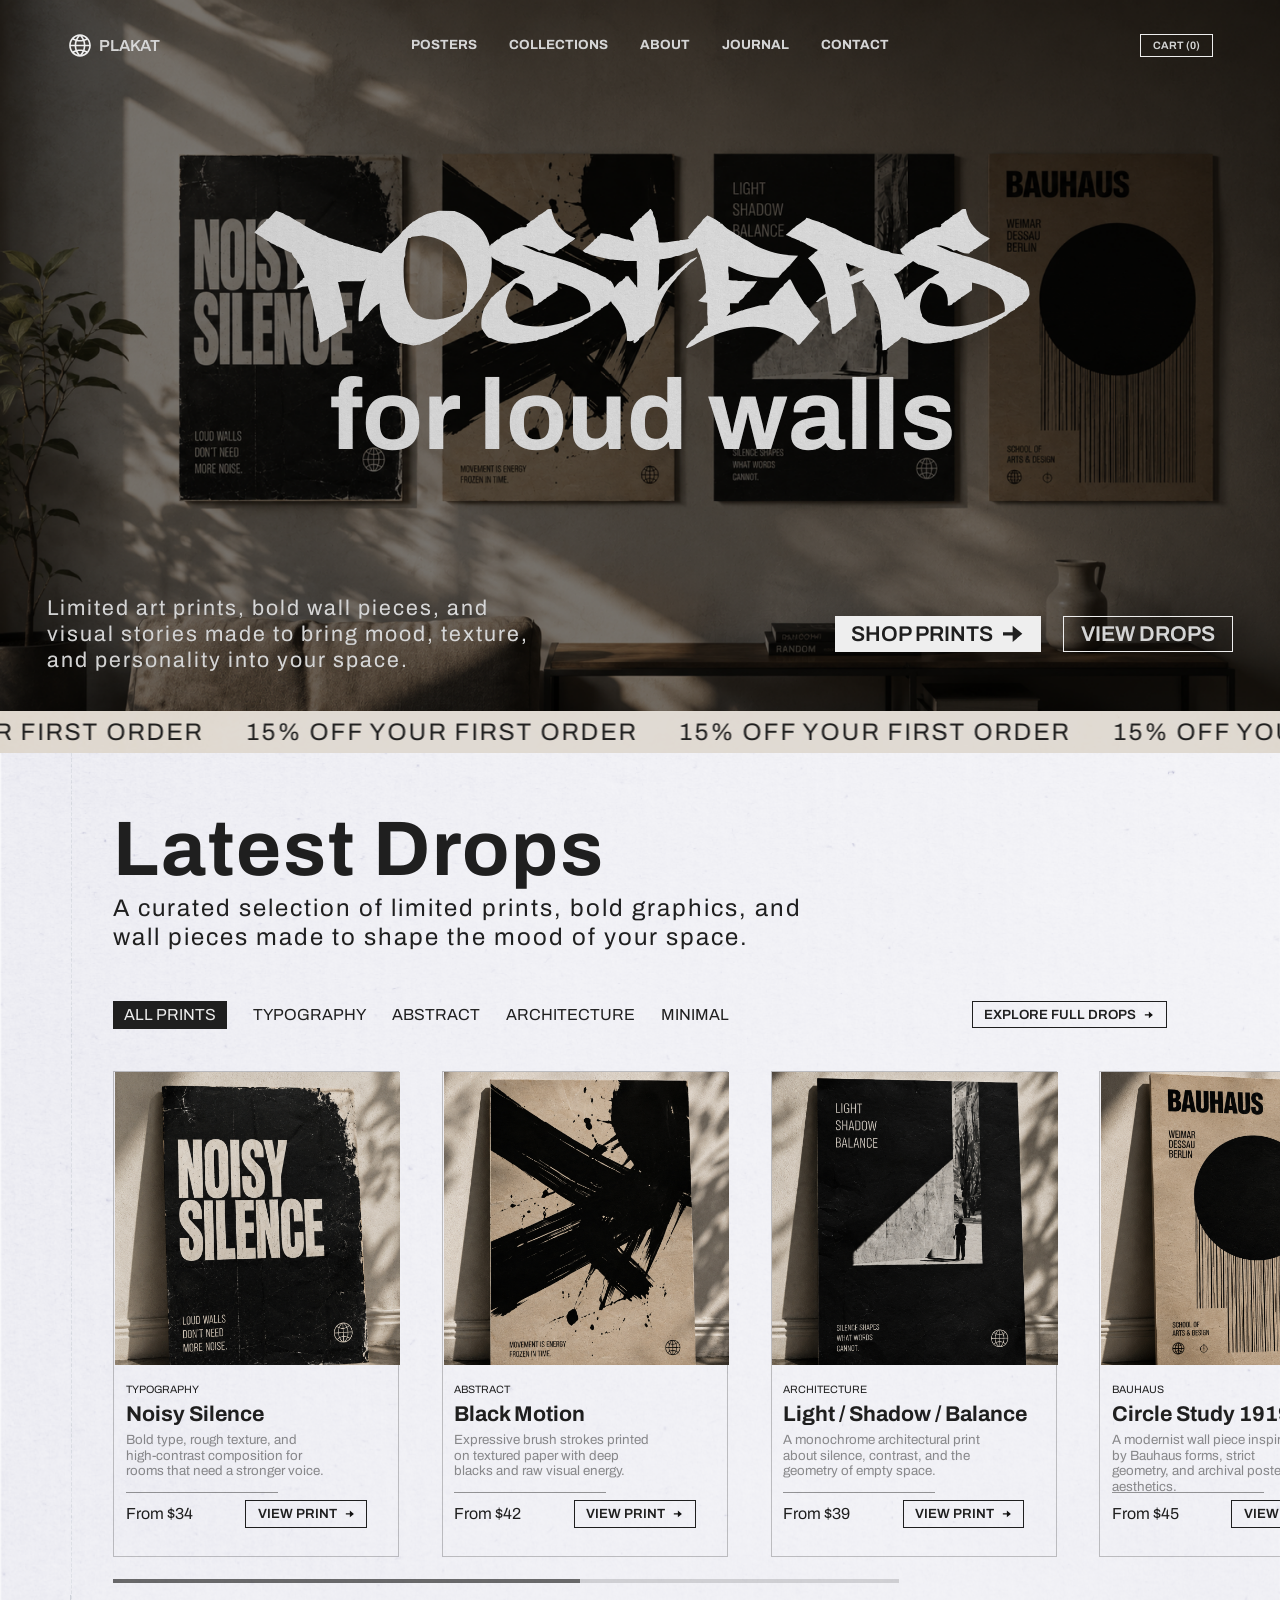
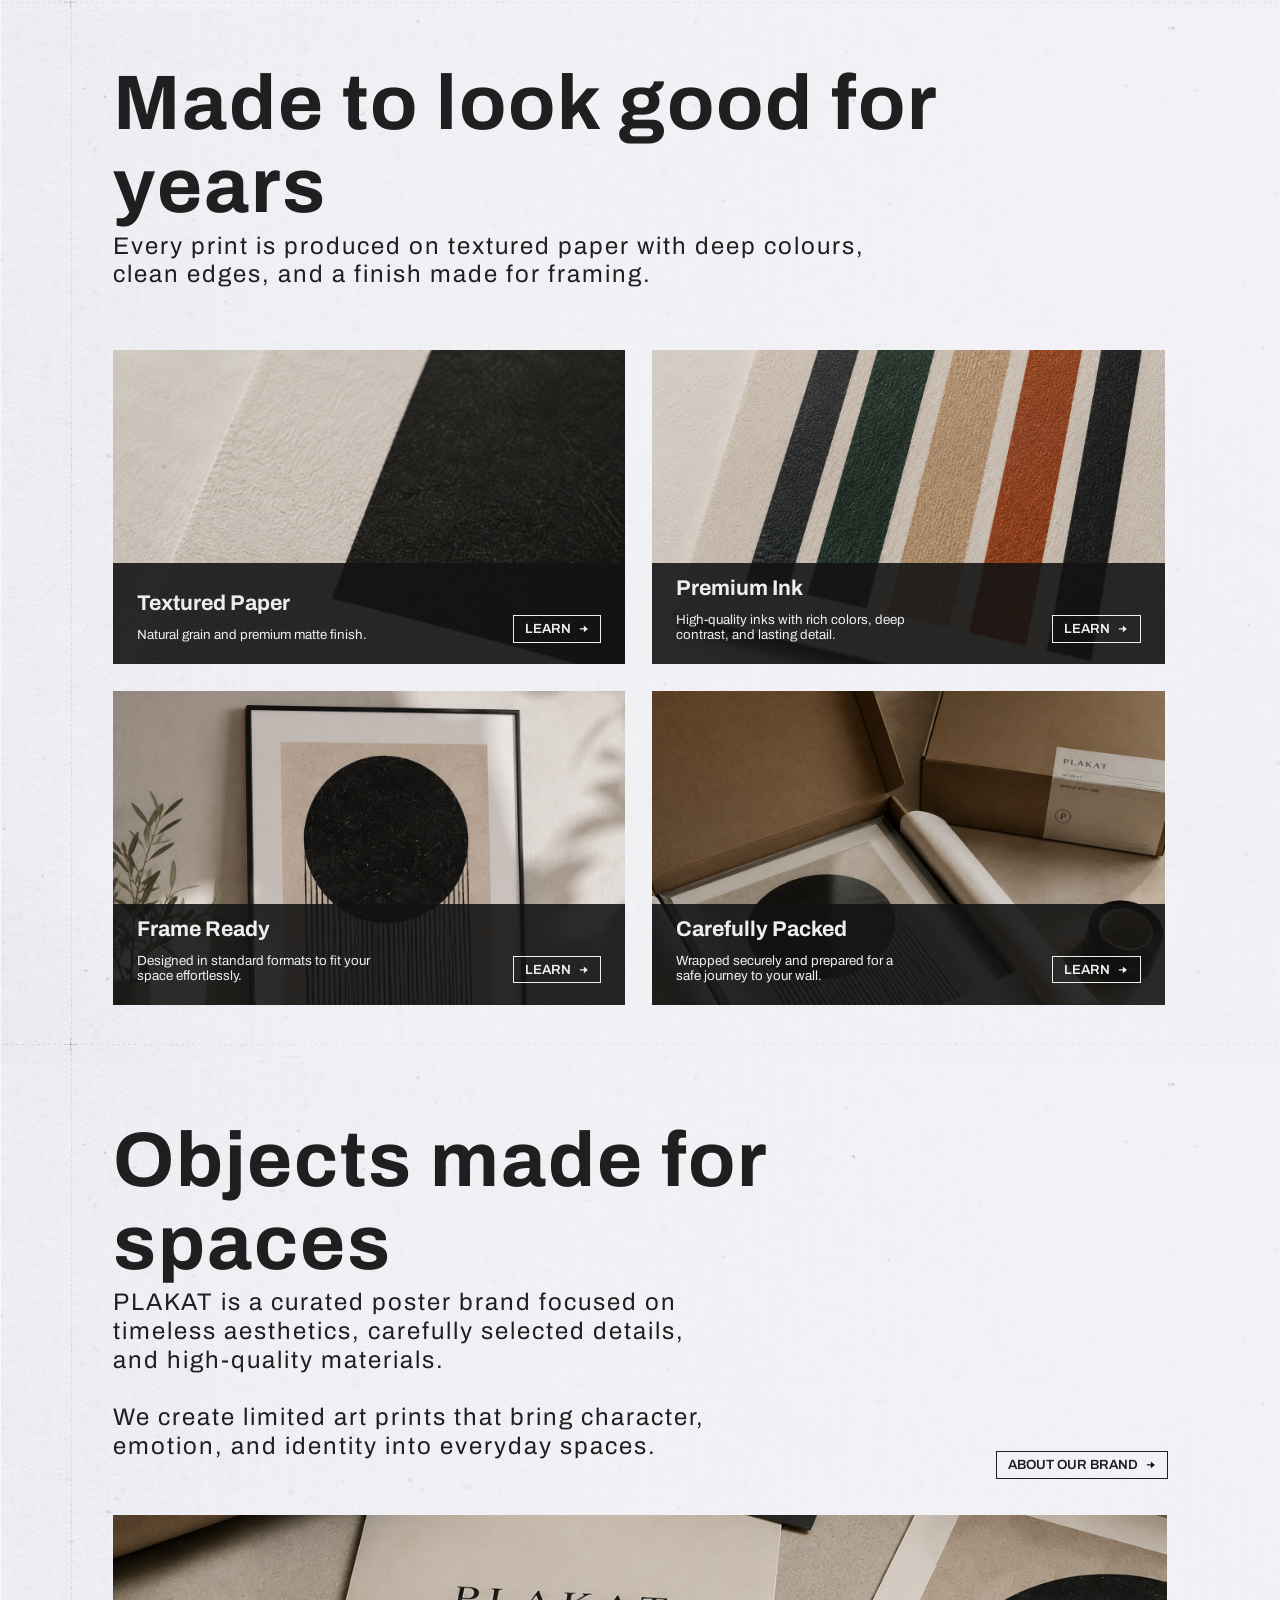
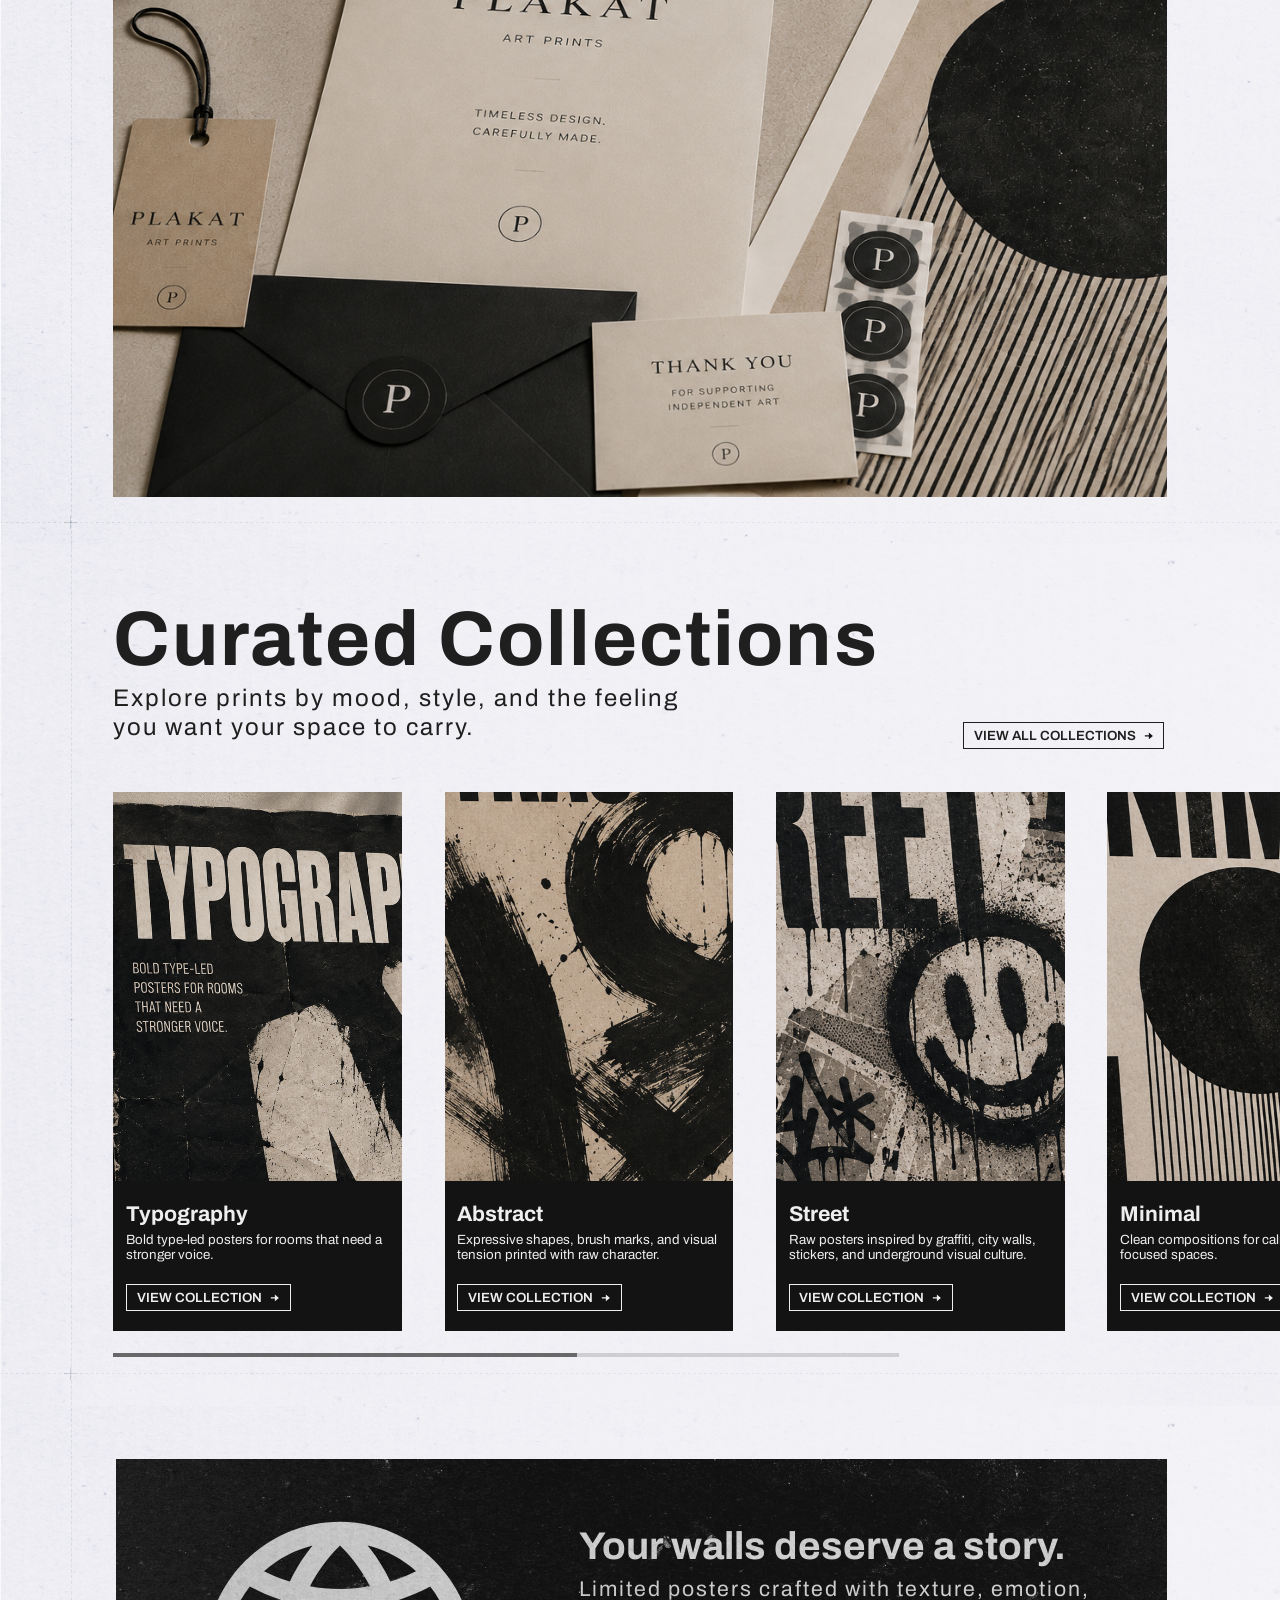
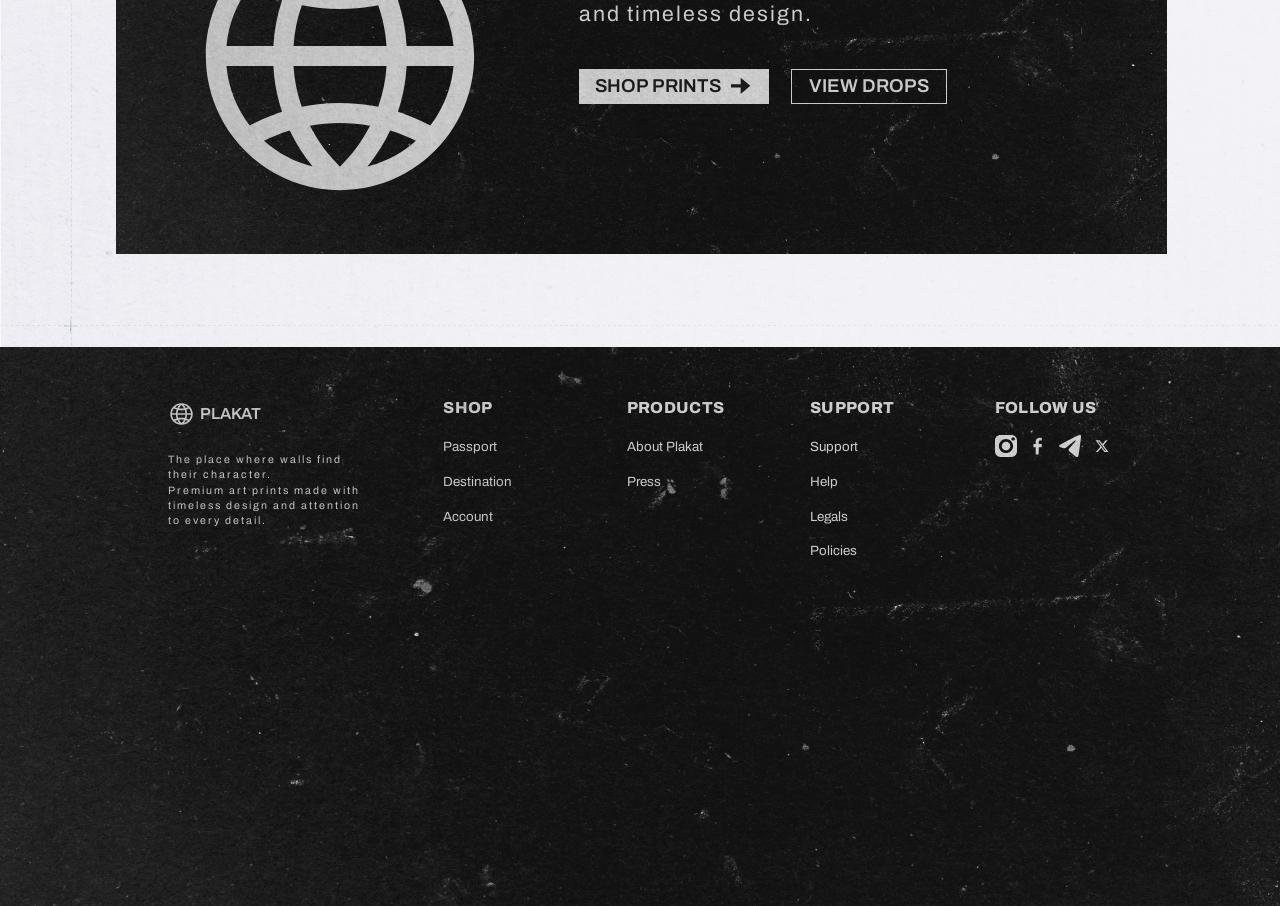
<file: index.html>
<!doctype html>
<html lang="en">
  <head>
    <meta charset="UTF-8" />
    <meta name="viewport" content="width=device-width, initial-scale=1" />
    <meta name="description" content="Plakat — limited art prints for loud walls." />
    <title>Plakat — Art Prints</title>
    <link rel="stylesheet" href="./styles.css?v=20260831-paperink" />
  </head>
  <body>
    <main class="site-shell">
      <section class="hero" id="home">
        <div class="hero-lines" aria-hidden="true">
          <img src="./assets/lines-hero-a.svg" alt="" />
          <img src="./assets/lines-hero-b.svg" alt="" />
        </div>
        <img class="hero-background" src="./assets/hero-interior.png" width="1920" height="1084" fetchpriority="high" alt="" />

        <header class="topbar">
          <a class="brand brand--light" href="#home" aria-label="Plakat home">
            <img src="./assets/globe.svg" alt="" />
            <span>Plakat</span>
          </a>
          <nav class="primary-nav" id="primary-navigation" aria-label="Primary navigation">
            <a href="./drops.html">Posters</a>
            <a href="#collections">Collections</a>
            <a href="#story" data-about-open>About</a>
            <a href="#quality">Journal</a>
            <a href="#footer">Contact</a>
          </nav>
          <button class="mobile-menu-toggle" type="button" aria-label="Open menu" aria-controls="primary-navigation" aria-expanded="false"><span></span><span></span><span></span></button>
          <a class="cart-link" href="#drops">Cart (0)</a>
        </header>

        <div class="hero-copy">
          <div class="hero-copy__heading">
            <h1><img src="./assets/hero-posters.svg" width="787" height="144" alt="Posters" /></h1>
            <h2>for loud walls</h2>
          </div>
          <div class="hero-copy__meta">
            <p>Limited art prints, bold wall pieces, and visual stories made to bring mood, texture, and personality into your space.</p>
            <div class="hero-actions">
              <a class="button button--light button--large" href="#drops">
                <span>Shop prints</span><img src="./assets/arrow-dark.svg" alt="" />
              </a>
              <a class="button button--ghost button--large" href="#drops">View drops</a>
            </div>
          </div>
        </div>

        <div class="marquee" aria-label="15% off your first order">
          <div class="marquee-track">
            <span>15% off your first order</span><span>15% off your first order</span><span>15% off your first order</span><span>15% off your first order</span><span>15% off your first order</span>
          </div>
        </div>
      </section>

      <section class="paper-section drops" id="drops">
        <div class="paper-texture" aria-hidden="true"></div>
        <div class="section-guides" aria-hidden="true">
          <img class="guide-v guide-v--short" src="./assets/line-vertical.svg" alt="" />
          <img class="guide-h" src="./assets/line-horizontal.svg" alt="" />
          <img class="guide-plus" src="./assets/plus-dark.svg" alt="" />
        </div>
        <header class="section-heading section-heading--compact">
          <h2>Latest Drops</h2>
          <p>A curated selection of limited prints, bold graphics, and wall pieces made to shape the mood of your space.</p>
        </header>
        <div class="filters-row">
          <div class="filters" aria-label="Filter prints">
            <button class="filter active" type="button">All prints</button>
            <button class="filter" type="button">Typography</button>
            <button class="filter" type="button">Abstract</button>
            <button class="filter" type="button">Architecture</button>
            <button class="filter" type="button">Minimal</button>
          </div>
          <a class="outline-link" href="./drops.html">Explore full drops<img src="./assets/arrow-card.svg" alt="" /></a>
        </div>
        <div class="rail-scroller product-scroller" id="product-scroller" tabindex="0" aria-label="Scroll through poster products">
          <div class="product-rail">
          <article class="product-card" data-category="typography">
            <img class="product-image" src="./assets/drop-noisy.png" alt="Noisy Silence poster in a sunlit interior" />
            <div class="product-info">
              <div class="product-copy"><span class="eyebrow">Typography</span><h3>Noisy Silence</h3><p>Bold type, rough texture, and high-contrast composition for rooms that need a stronger voice.</p></div>
              <div class="product-buy"><span>From $34</span><a class="outline-link" href="#product-modal">View print<img src="./assets/arrow-card.svg" alt="" /></a></div>
            </div>
          </article>
          <article class="product-card" data-category="abstract">
            <img class="product-image" src="./assets/drop-motion.png" alt="Black Motion abstract poster in a sunlit interior" />
            <div class="product-info">
              <div class="product-copy"><span class="eyebrow">Abstract</span><h3>Black Motion</h3><p>Expressive brush strokes printed on textured paper with deep blacks and raw visual energy.</p></div>
              <div class="product-buy"><span>From $42</span><a class="outline-link" href="#product-modal">View print<img src="./assets/arrow-card.svg" alt="" /></a></div>
            </div>
          </article>
          <article class="product-card" data-category="architecture">
            <img class="product-image" src="./assets/drop-light.png" alt="Light Shadow Balance architectural poster" />
            <div class="product-info">
              <div class="product-copy"><span class="eyebrow">Architecture</span><h3>Light / Shadow / Balance</h3><p>A monochrome architectural print about silence, contrast, and the geometry of empty space.</p></div>
              <div class="product-buy"><span>From $39</span><a class="outline-link" href="#product-modal">View print<img src="./assets/arrow-card.svg" alt="" /></a></div>
            </div>
          </article>
          <article class="product-card" data-category="minimal">
            <img class="product-image" src="./assets/drop-bauhaus.png" alt="Bauhaus Circle Study 1919 poster" />
            <div class="product-info">
              <div class="product-copy"><span class="eyebrow">Bauhaus</span><h3>Circle Study 1919</h3><p>A modernist wall piece inspired by Bauhaus forms, strict geometry, and archival poster aesthetics.</p></div>
              <div class="product-buy"><span>From $45</span><a class="outline-link" href="#product-modal">View print<img src="./assets/arrow-card.svg" alt="" /></a></div>
            </div>
          </article>
          <article class="product-card" data-category="architecture">
            <img class="product-image product-image--collage" src="./assets/hero-collage.png" alt="Concrete Rhythm architectural poster composition" />
            <div class="product-info">
              <div class="product-copy"><span class="eyebrow">Architecture</span><h3>Concrete Rhythm</h3><p>Layered structures, sharp shadows, and bold forms shaped by modern space.</p></div>
              <div class="product-buy"><span>From $44</span><a class="outline-link" href="#product-modal">View print<img src="./assets/arrow-card.svg" alt="" /></a></div>
            </div>
          </article>
          <article class="product-card" data-category="typography">
            <img class="product-image" src="./assets/collection-type.png" alt="Type Speaks typography poster in a sunlit interior" />
            <div class="product-info">
              <div class="product-copy"><span class="eyebrow">Typography</span><h3>Type Speaks</h3><p>Oversized letterforms and worn paper give this print a direct, unapologetic voice.</p></div>
              <div class="product-buy"><span>From $36</span><a class="outline-link" href="#product-modal">View print<img src="./assets/arrow-card.svg" alt="" /></a></div>
            </div>
          </article>
          </div>
        </div>
        <div class="section-rule rail-scrollbar" data-scroller="product-scroller" role="scrollbar" tabindex="0" aria-label="Product carousel position" aria-controls="product-scroller" aria-orientation="horizontal" aria-valuemin="0" aria-valuemax="100" aria-valuenow="0"><span class="rail-scrollbar-thumb"></span></div>
      </section>

      <section class="paper-section quality" id="quality">
        <div class="paper-texture" aria-hidden="true"></div>
        <div class="section-guides section-guides--offset" aria-hidden="true">
          <img class="guide-v" src="./assets/line-vertical-2.svg" alt="" />
          <img class="guide-h" src="./assets/line-horizontal.svg" alt="" />
          <img class="guide-plus" src="./assets/plus-dark.svg" alt="" />
        </div>
        <header class="section-heading section-heading--large">
          <h2>Made to look good for years</h2>
          <p>Every print is produced on textured paper with deep colours, clean edges, and a finish made for framing.</p>
        </header>
        <div class="feature-grid">
          <article class="feature-card">
            <img src="./assets/feature-paper.png" alt="Close-up of textured art paper" />
            <div class="feature-overlay"><div><h3>Textured Paper</h3><p>Natural grain and premium matte finish.</p></div><a class="outline-link outline-link--light" href="#story">Learn<img src="./assets/arrow-card.svg" alt="" /></a></div>
          </article>
          <article class="feature-card">
            <img class="feature-shift-top" src="./assets/feature-ink.png" alt="Close-up of premium colour ink on paper" />
            <div class="feature-overlay"><div><h3>Premium Ink</h3><p>High-quality inks with rich colors, deep contrast, and lasting detail.</p></div><a class="outline-link outline-link--light" href="#story">Learn<img src="./assets/arrow-card.svg" alt="" /></a></div>
          </article>
          <article class="feature-card">
            <img class="feature-shift-left" src="./assets/feature-frame.png" alt="Framed Plakat print in a calm interior" />
            <div class="feature-overlay"><div><h3>Frame Ready</h3><p>Designed in standard formats to fit your space effortlessly.</p></div><a class="outline-link outline-link--light" href="#story">Learn<img src="./assets/arrow-card.svg" alt="" /></a></div>
          </article>
          <article class="feature-card">
            <img src="./assets/feature-packed.png" alt="A carefully packed Plakat print" />
            <div class="feature-overlay"><div><h3>Carefully Packed</h3><p>Wrapped securely and prepared for a safe journey to your wall.</p></div><a class="outline-link outline-link--light" href="#story">Learn<img src="./assets/arrow-card.svg" alt="" /></a></div>
          </article>
        </div>
      </section>

      <section class="paper-section story" id="story">
        <div class="paper-texture" aria-hidden="true"></div>
        <div class="section-guides section-guides--offset" aria-hidden="true">
          <img class="guide-v" src="./assets/line-vertical-2.svg" alt="" />
          <img class="guide-h" src="./assets/line-horizontal.svg" alt="" />
          <img class="guide-plus" src="./assets/plus-dark.svg" alt="" />
        </div>
        <header class="section-heading section-heading--large story-heading">
          <h2>Objects made for spaces</h2>
          <p>PLAKAT is a curated poster brand focused on<br />timeless aesthetics, carefully selected details,<br />and high-quality materials.<br /><br />We create limited art prints that bring character,<br />emotion, and identity into everyday spaces.</p>
        </header>
        <a class="outline-link story-link" href="#about-brand-modal" data-about-open>About our brand<img src="./assets/arrow-card.svg" alt="" /></a>
        <div class="story-image"><img src="./assets/about-objects.png" alt="Plakat prints, packaging, stationery, and art objects" /></div>
      </section>

      <section class="paper-section collections" id="collections">
        <div class="paper-texture" aria-hidden="true"></div>
        <div class="section-guides" aria-hidden="true">
          <img class="guide-v" src="./assets/line-vertical-2.svg" alt="" />
          <img class="guide-h" src="./assets/line-horizontal.svg" alt="" />
          <img class="guide-plus" src="./assets/plus-dark.svg" alt="" />
        </div>
        <header class="section-heading section-heading--compact collections-heading">
          <h2>Curated Collections</h2>
          <p>Explore prints by mood, style, and the feeling you want your space to carry.</p>
        </header>
        <a class="outline-link collections-link" href="./collections.html">View all collections<img src="./assets/arrow-card.svg" alt="" /></a>
        <div class="rail-scroller collection-scroller" id="collection-scroller" tabindex="0" aria-label="Scroll through curated collections">
          <div class="collection-rail">
          <article class="collection-card">
            <div class="collection-image collection-image--type"><img src="./assets/collection-type.png" alt="Typography collection artwork" /></div>
            <div class="collection-info"><h3>Typography</h3><p>Bold type-led posters<br class="mobile-break" /> for rooms that need<br class="mobile-break" /> a stronger voice.</p><a class="outline-link outline-link--light" href="./collection.html?slug=typography">View collection<img src="./assets/arrow-card.svg" alt="" /></a></div>
          </article>
          <article class="collection-card">
            <div class="collection-image collection-image--abstract"><img src="./assets/collection-abstract.png" alt="Abstract black brush marks" /></div>
            <div class="collection-info"><h3>Abstract</h3><p>Expressive shapes, brush<br class="mobile-break" /> marks, and visual tension<br class="mobile-break" /> printed with raw character.</p><a class="outline-link outline-link--light" href="./collection.html?slug=abstract">View collection<img src="./assets/arrow-card.svg" alt="" /></a></div>
          </article>
          <article class="collection-card">
            <div class="collection-image collection-image--street"><img src="./assets/collection-street.png" alt="Street-inspired poster texture" /></div>
            <div class="collection-info"><h3>Street</h3><p>Raw posters inspired by graffiti,<br class="mobile-break" /> city walls, stickers, and<br class="mobile-break" /> underground visual culture.</p><a class="outline-link outline-link--light" href="./collection.html?slug=street">View collection<img src="./assets/arrow-card.svg" alt="" /></a></div>
          </article>
          <article class="collection-card">
            <div class="collection-image collection-image--minimal"><img src="./assets/collection-minimal.png" alt="Minimal abstract composition" /></div>
            <div class="collection-info"><h3>Minimal</h3><p>Clean compositions for<br class="mobile-break" /> calm interiors and<br class="mobile-break" /> focused spaces.</p><a class="outline-link outline-link--light" href="./collection.html?slug=minimal">View collection<img src="./assets/arrow-card.svg" alt="" /></a></div>
          </article>
          <article class="collection-card">
            <div class="collection-image collection-image--architecture"><img src="./assets/drop-light.png" alt="Architecture collection with dramatic light and geometric space" /></div>
            <div class="collection-info"><h3>Architecture</h3><p>Monochrome structures,<br class="mobile-break" /> sharp light, and quiet geometry<br class="mobile-break" /> for considered spaces.</p><a class="outline-link outline-link--light" href="./collection.html?slug=architecture">View collection<img src="./assets/arrow-card.svg" alt="" /></a></div>
          </article>
          <article class="collection-card">
            <div class="collection-image collection-image--bauhaus"><img src="./assets/drop-bauhaus.png" alt="Bauhaus collection with circles and disciplined lines" /></div>
            <div class="collection-info"><h3>Bauhaus</h3><p>Modernist circles,<br class="mobile-break" /> disciplined lines, and archival<br class="mobile-break" /> forms with lasting character.</p><a class="outline-link outline-link--light" href="./collection.html?slug=bauhaus">View collection<img src="./assets/arrow-card.svg" alt="" /></a></div>
          </article>
          </div>
        </div>
        <div class="section-rule section-rule--collections rail-scrollbar" data-scroller="collection-scroller" role="scrollbar" tabindex="0" aria-label="Collection carousel position" aria-controls="collection-scroller" aria-orientation="horizontal" aria-valuemin="0" aria-valuemax="100" aria-valuenow="0"><span class="rail-scrollbar-thumb"></span></div>
      </section>

      <section class="paper-section cta-section">
        <div class="paper-texture" aria-hidden="true"></div>
        <div class="section-guides section-guides--offset" aria-hidden="true">
          <img class="guide-v" src="./assets/line-vertical-2.svg" alt="" />
          <img class="guide-h" src="./assets/line-horizontal.svg" alt="" />
          <img class="guide-plus" src="./assets/plus-dark.svg" alt="" />
        </div>
        <div class="cta-panel">
          <img class="dark-texture" src="./assets/paper-dark.png" alt="" />
          <img class="cta-globe" src="./assets/globe-dark.svg" alt="" />
          <div class="cta-copy">
            <h2>Your walls deserve a story.</h2>
            <p>Limited posters crafted with texture, emotion, and timeless design.</p>
            <div class="hero-actions">
              <a class="button button--light button--medium" href="#drops"><span>Shop prints</span><img src="./assets/arrow-dark.svg" alt="" /></a>
              <a class="button button--ghost button--medium" href="#drops">View drops</a>
            </div>
          </div>
        </div>
      </section>

      <footer class="footer" id="footer">
        <img class="dark-texture" src="./assets/paper-dark.png" alt="" />
        <div class="footer-lines" aria-hidden="true">
          <img src="./assets/lines-hero-a.svg" alt="" />
          <img src="./assets/lines-hero-b.svg" alt="" />
        </div>
        <div class="footer-intro">
          <a class="brand brand--light" href="#home"><img src="./assets/globe-footer.svg" alt="" /><span>Plakat</span></a>
          <p>The place where walls find their character.<br />Premium art prints made with timeless design and attention to every detail.</p>
        </div>
        <div class="footer-column footer-shop"><h3>Shop</h3><a href="#drops">Passport</a><a href="#collections">Destination</a><a href="#home">Account</a></div>
        <div class="footer-column footer-products"><h3>Products</h3><a href="#story" data-about-open>About Plakat</a><a href="#home">Press</a></div>
        <div class="footer-column footer-support"><h3>Support</h3><a href="#home">Support</a><a href="#home">Help</a><a href="#home">Legals</a><a href="#home">Policies</a></div>
        <div class="footer-column footer-partner"><h3>Partner</h3><a href="#home">For expert</a><a href="#home">For agency</a><a href="#home">For startup</a><a href="#home">For corporate</a></div>
        <div class="footer-column footer-explore"><h3>Explore</h3><a href="#home">Compare</a><a href="#home">Community</a><a href="#home">Wishlist</a></div>
        <div class="footer-social"><h3>Follow us</h3><div><a href="#home" aria-label="Instagram"><img src="./assets/social-instagram.svg" alt="" /></a><a href="#home" aria-label="Facebook"><img src="./assets/social-x.svg" alt="" /></a><a href="#home" aria-label="Telegram"><img src="./assets/social-dribbble-a.svg" alt="" /></a><a href="#home" aria-label="X"><img src="./assets/social-dribbble-b.svg" alt="" /></a></div></div>
        <div class="footer-bottom"><span>Copyright © 2026 Plakat. All rights reserved.</span><span><a href="#home">Terms of Use</a>&nbsp;&nbsp;&amp;&nbsp;&nbsp;<a href="#home">Privacy Policy</a></span></div>
      </footer>
    </main>

    <div class="product-modal" id="product-modal" hidden>
      <button class="product-modal__backdrop" type="button" aria-label="Close product details" data-modal-close></button>
      <section class="product-modal__dialog" role="dialog" aria-modal="true" aria-labelledby="product-modal-title">
        <button class="product-modal__close" type="button" aria-label="Close product details" data-modal-close>×</button>
        <div class="product-modal__media">
          <img id="product-modal-image" src="./assets/drop-noisy.png" alt="" />
        </div>
        <div class="product-modal__content">
          <span class="product-modal__eyebrow" id="product-modal-category">Typography</span>
          <h2 id="product-modal-title">Noisy Silence</h2>
          <p class="product-modal__description" id="product-modal-description">Bold type, rough texture, and high-contrast composition for rooms that need a stronger voice.</p>
          <div class="product-modal__price-row">
            <strong id="product-modal-price">$34</strong>
            <span>Fine art print<br />Unframed</span>
          </div>
          <fieldset class="product-modal__sizes">
            <legend>Choose size</legend>
            <label><input type="radio" name="print-size" value="A4" data-surcharge="0" checked /><span>A4<small>21 × 29.7 cm</small></span></label>
            <label><input type="radio" name="print-size" value="A3" data-surcharge="8" /><span>A3<small>29.7 × 42 cm</small></span></label>
            <label><input type="radio" name="print-size" value="A2" data-surcharge="18" /><span>A2<small>42 × 59.4 cm</small></span></label>
          </fieldset>
          <div class="product-modal__purchase">
            <div class="quantity-control" aria-label="Quantity">
              <button type="button" data-quantity="minus" aria-label="Decrease quantity">−</button>
              <output id="product-modal-quantity">1</output>
              <button type="button" data-quantity="plus" aria-label="Increase quantity">+</button>
            </div>
            <button class="product-modal__add" type="button"><span>Add to cart</span><span aria-hidden="true">→</span></button>
          </div>
          <p class="product-modal__note">Textured archival paper · Premium pigment ink · Ships in 2–4 business days</p>
        </div>
      </section>
    </div>

    <div class="product-modal feature-modal" id="feature-modal" hidden>
      <button class="product-modal__backdrop" type="button" aria-label="Close material details" data-feature-close></button>
      <section class="product-modal__dialog feature-modal__dialog" role="dialog" aria-modal="true" aria-labelledby="feature-modal-title">
        <button class="product-modal__close" type="button" aria-label="Close material details" data-feature-close>×</button>
        <div class="product-modal__media feature-modal__media">
          <img id="feature-modal-image" src="./assets/feature-paper.png" alt="" />
        </div>
        <div class="product-modal__content feature-modal__content">
          <span class="product-modal__eyebrow" id="feature-modal-category">Paper &amp; finish</span>
          <h2 id="feature-modal-title">Textured Paper</h2>
          <p class="product-modal__description feature-modal__lead" id="feature-modal-description">A tactile surface that gives every black, line, and quiet detail more depth.</p>
          <div class="feature-modal__why">
            <h3>Why it matters</h3>
            <p id="feature-modal-why">The surface is part of the artwork. Its natural grain catches pigment softly and keeps large areas of colour rich rather than flat.</p>
          </div>
          <ul class="feature-modal__facts" id="feature-modal-facts">
            <li>250 gsm archival stock</li>
            <li>Acid-free and FSC-certified</li>
            <li>Soft, natural matte grain</li>
          </ul>
          <a class="feature-modal__cta" href="#drops"><span>Explore prints</span><span aria-hidden="true">→</span></a>
        </div>
      </section>
    </div>

    <div class="product-modal about-brand-modal" id="about-brand-modal" hidden>
      <button class="product-modal__backdrop" type="button" aria-label="Close brand story" data-about-close></button>
      <section class="product-modal__dialog about-brand-modal__dialog" role="dialog" aria-modal="true" aria-labelledby="about-brand-modal-title">
        <button class="product-modal__close" type="button" aria-label="Close brand story" data-about-close>×</button>
        <div class="product-modal__media about-brand-modal__media"><img src="./assets/about-objects.png" alt="Plakat prints, packaging, stationery, and art objects" /></div>
        <div class="product-modal__content about-brand-modal__content">
          <span class="product-modal__eyebrow">Independent art print studio</span>
          <h2 id="about-brand-modal-title">Objects made for spaces.</h2>
          <p class="product-modal__description about-brand-modal__lead">PLAKAT is an independent studio creating limited art prints for rooms that deserve more than decoration.</p>
          <div class="about-brand-modal__copy">
            <p>We make bold, tactile pieces that bring character, emotion, and identity into everyday spaces.</p>
            <p>Each collection is kept deliberately small. We work with type, form, contrast, and negative space until every element feels necessary.</p>
            <p>Every print is produced on textured archival paper with deep pigment and a finish made to last.</p>
          </div>
        </div>
      </section>
    </div>

    <div class="cart-drawer" id="cart-drawer" hidden>
      <button class="cart-drawer__backdrop" type="button" aria-label="Close cart" data-cart-close></button>
      <aside class="cart-drawer__panel" role="dialog" aria-modal="true" aria-labelledby="cart-drawer-title">
        <header class="cart-drawer__header">
          <div><span>Your selection</span><h2 id="cart-drawer-title">Cart <em id="cart-drawer-count">(0)</em></h2></div>
          <button class="cart-drawer__close" type="button" aria-label="Close cart" data-cart-close>×</button>
        </header>
        <div class="cart-drawer__items" id="cart-drawer-items" aria-live="polite"></div>
        <footer class="cart-drawer__summary">
          <div><span>Subtotal</span><strong id="cart-drawer-subtotal">$0</strong></div>
          <p>Shipping and taxes calculated at checkout.</p>
          <button class="cart-drawer__buy" type="button" disabled><span>Buy now</span><span aria-hidden="true">→</span></button>
        </footer>
      </aside>
    </div>

    <script src="./script.js?v=20260827-desktopmodal2"></script>
  </body>
</html>
</file>
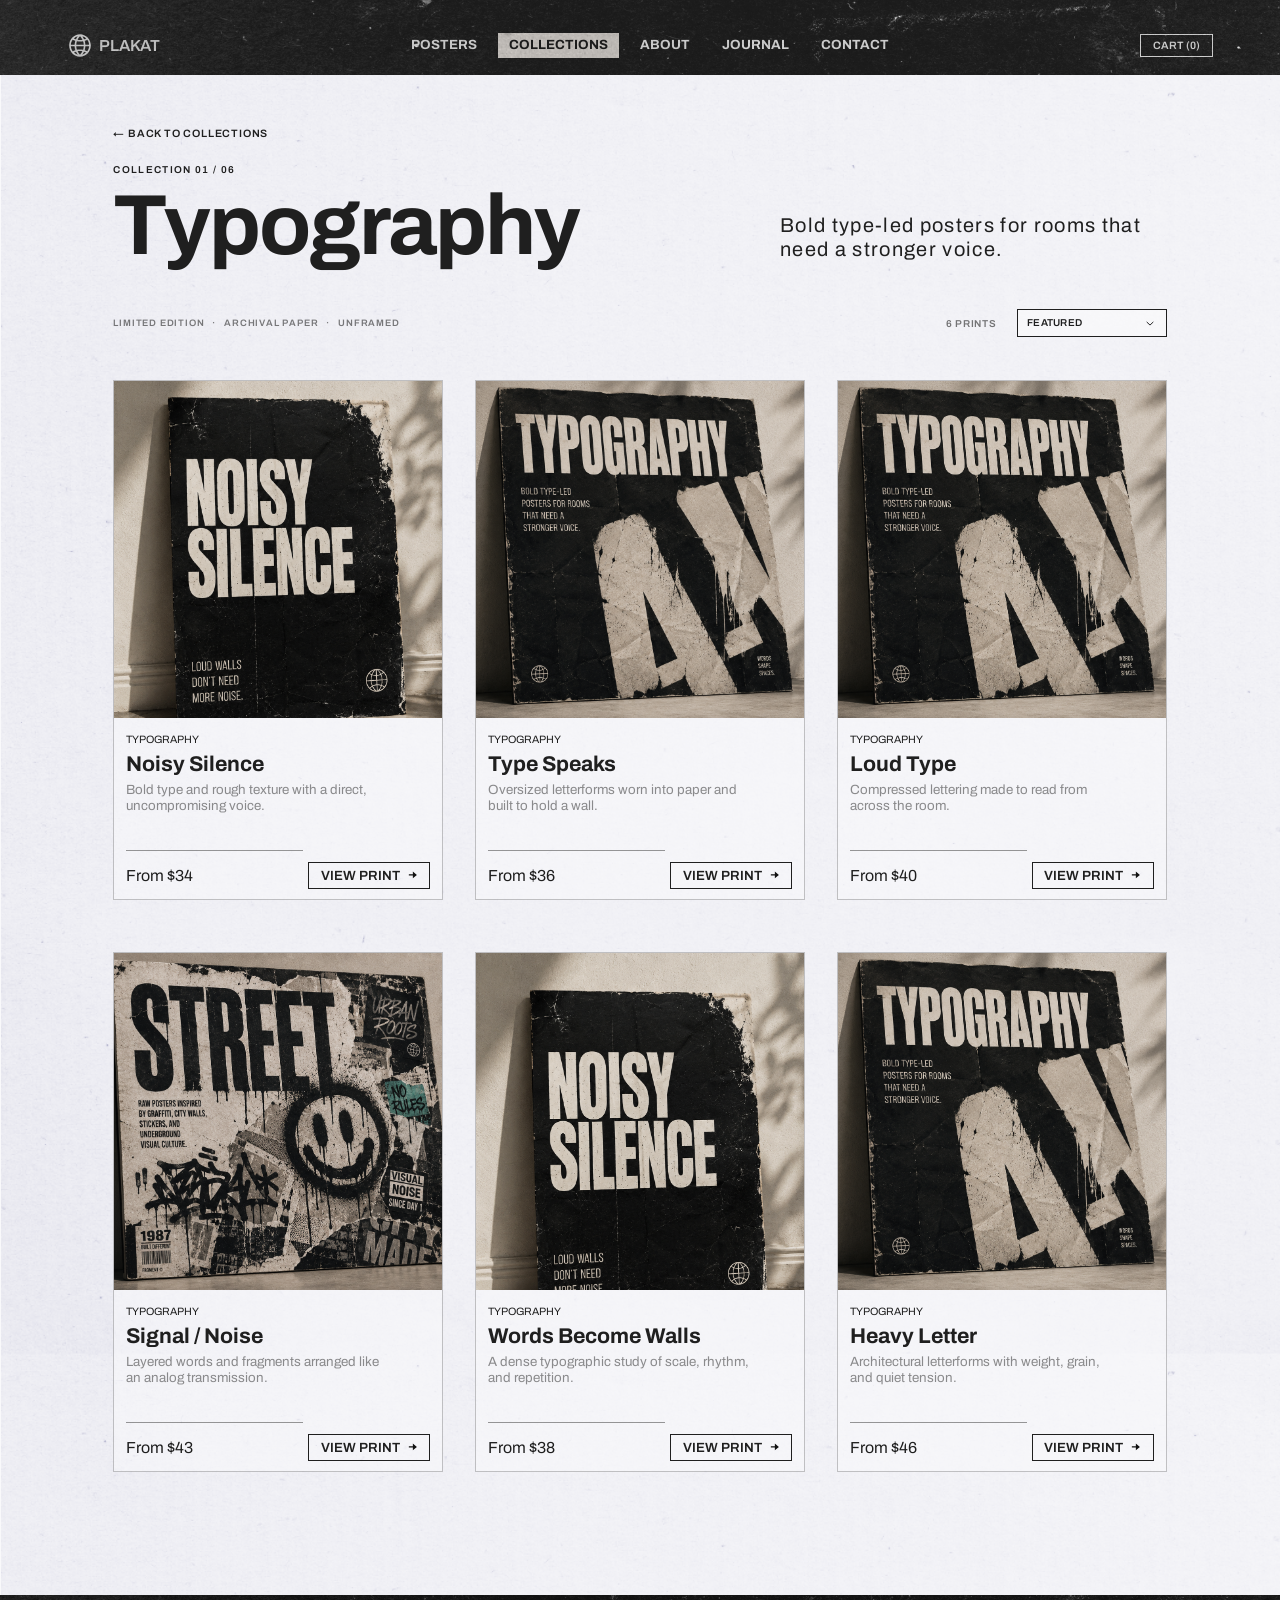
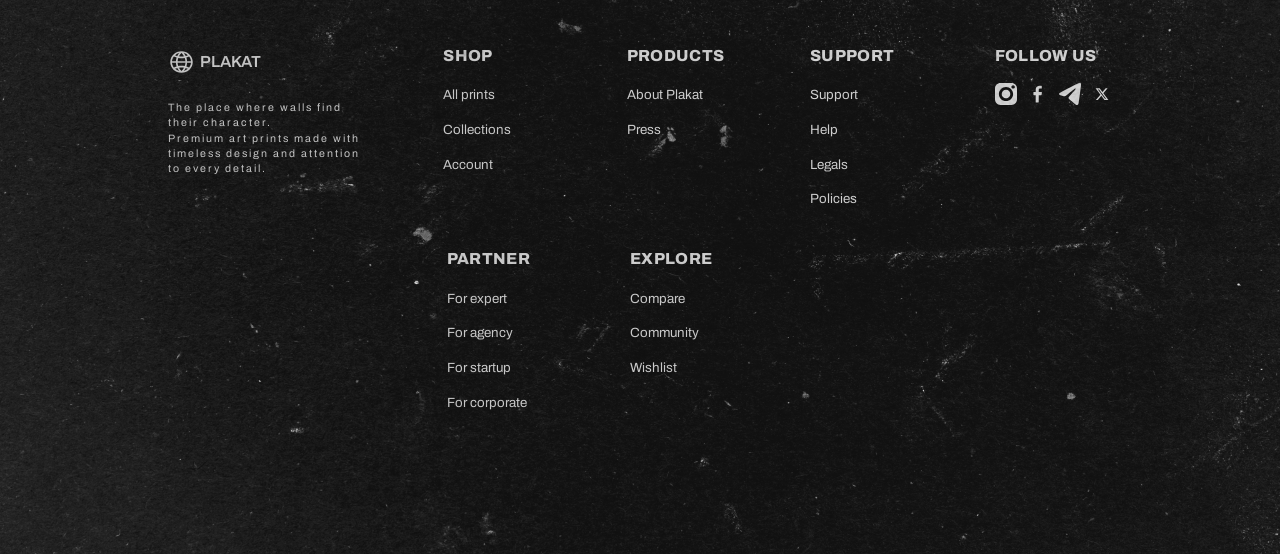
<file: collection.html>
<!doctype html>
<html lang="en">
  <head>
    <meta charset="UTF-8" />
    <meta name="viewport" content="width=device-width, initial-scale=1" />
    <meta name="description" content="Explore a curated Plakat art print collection." />
    <title>Collection — Plakat</title>
    <link rel="stylesheet" href="./styles.css?v=20260827-desktopmodal2" />
  </head>
  <body class="catalog-page collection-page">
    <main class="site-shell catalog-shell">
      <header class="catalog-header" id="top">
        <img class="dark-texture" src="./assets/paper-dark.png" alt="" />
        <div class="hero-lines" aria-hidden="true"><img src="./assets/lines-hero-a.svg" alt="" /><img src="./assets/lines-hero-b.svg" alt="" /></div>
        <div class="topbar catalog-topbar">
          <a class="brand brand--light" href="./index.html#home" aria-label="Plakat home"><img src="./assets/globe.svg" alt="" /><span>Plakat</span></a>
          <nav class="primary-nav" id="primary-navigation" aria-label="Primary navigation">
            <a href="./drops.html">Posters</a>
            <a class="is-current" href="./collections.html">Collections</a>
            <a href="./index.html#story">About</a>
            <a href="./index.html#quality">Journal</a>
            <a href="#footer">Contact</a>
          </nav>
          <button class="mobile-menu-toggle" type="button" aria-label="Open menu" aria-controls="primary-navigation" aria-expanded="false"><span></span><span></span><span></span></button>
          <a class="cart-link" href="#collection-grid">Cart (0)</a>
        </div>
      </header>

      <section class="catalog-main collection-main" id="collection">
        <div class="paper-texture" aria-hidden="true"></div>
        <header class="catalog-heading collection-heading-page">
          <a class="catalog-back" href="./collections.html">← Back to collections</a>
          <span class="collection-kicker" id="collection-kicker">Curated collection</span>
          <div class="catalog-heading__row">
            <h1 id="collection-title">Typography</h1>
            <p id="collection-description">Bold type-led posters for rooms that need a stronger voice.</p>
          </div>
        </header>

        <div class="catalog-controls catalog-controls--collection">
          <div class="collection-note"><span>Limited edition</span><span>Archival paper</span><span>Unframed</span></div>
          <div class="catalog-controls__meta">
            <span id="catalog-count">6 prints</span>
            <label><span class="sr-only">Sort prints</span><select id="catalog-sort" aria-label="Sort prints"><option value="featured">Featured</option><option value="price-low">Price: low to high</option><option value="price-high">Price: high to low</option><option value="name">Name: A–Z</option></select></label>
          </div>
        </div>

        <div class="catalog-grid collection-grid" id="catalog-grid" aria-live="polite"></div>
      </section>

      <footer class="footer" id="footer">
        <img class="dark-texture" src="./assets/paper-dark.png" alt="" />
        <div class="footer-lines" aria-hidden="true"><img src="./assets/lines-hero-a.svg" alt="" /><img src="./assets/lines-hero-b.svg" alt="" /></div>
        <div class="footer-intro"><a class="brand brand--light" href="./index.html#home"><img src="./assets/globe-footer.svg" alt="" /><span>Plakat</span></a><p>The place where walls find their character.<br />Premium art prints made with timeless design and attention to every detail.</p></div>
        <div class="footer-column footer-shop"><h3>Shop</h3><a href="./drops.html">All prints</a><a href="./collections.html">Collections</a><a href="./index.html#home">Account</a></div>
        <div class="footer-column footer-products"><h3>Products</h3><a href="./index.html#story">About Plakat</a><a href="./index.html#home">Press</a></div>
        <div class="footer-column footer-support"><h3>Support</h3><a href="./index.html#home">Support</a><a href="./index.html#home">Help</a><a href="./index.html#home">Legals</a><a href="./index.html#home">Policies</a></div>
        <div class="footer-column footer-partner"><h3>Partner</h3><a href="./index.html#home">For expert</a><a href="./index.html#home">For agency</a><a href="./index.html#home">For startup</a><a href="./index.html#home">For corporate</a></div>
        <div class="footer-column footer-explore"><h3>Explore</h3><a href="./drops.html">Compare</a><a href="./index.html#collections">Community</a><a href="./drops.html">Wishlist</a></div>
        <div class="footer-social"><h3>Follow us</h3><div><a href="#top" aria-label="Instagram"><img src="./assets/social-instagram.svg" alt="" /></a><a href="#top" aria-label="Facebook"><img src="./assets/social-x.svg" alt="" /></a><a href="#top" aria-label="Telegram"><img src="./assets/social-dribbble-a.svg" alt="" /></a><a href="#top" aria-label="X"><img src="./assets/social-dribbble-b.svg" alt="" /></a></div></div>
        <div class="footer-bottom"><span>Copyright © 2026 Plakat. All rights reserved.</span><span><a href="#top">Terms of Use</a>&nbsp;&nbsp;&amp;&nbsp;&nbsp;<a href="#top">Privacy Policy</a></span></div>
      </footer>
    </main>

    <div class="product-modal" id="product-modal" hidden>
      <button class="product-modal__backdrop" type="button" aria-label="Close product details" data-modal-close></button>
      <section class="product-modal__dialog" role="dialog" aria-modal="true" aria-labelledby="product-modal-title">
        <button class="product-modal__close" type="button" aria-label="Close product details" data-modal-close>×</button>
        <div class="product-modal__media"><img id="product-modal-image" src="./assets/drop-noisy.png" alt="" /></div>
        <div class="product-modal__content">
          <span class="product-modal__eyebrow" id="product-modal-category">Typography</span><h2 id="product-modal-title">Noisy Silence</h2><p class="product-modal__description" id="product-modal-description">Limited art print on textured paper.</p>
          <div class="product-modal__price-row"><strong id="product-modal-price">$34</strong><span>Fine art print<br />Unframed</span></div>
          <fieldset class="product-modal__sizes"><legend>Choose size</legend><label><input type="radio" name="print-size" value="A4" data-surcharge="0" checked /><span>A4<small>21 × 29.7 cm</small></span></label><label><input type="radio" name="print-size" value="A3" data-surcharge="8" /><span>A3<small>29.7 × 42 cm</small></span></label><label><input type="radio" name="print-size" value="A2" data-surcharge="18" /><span>A2<small>42 × 59.4 cm</small></span></label></fieldset>
          <div class="product-modal__purchase"><div class="quantity-control" aria-label="Quantity"><button type="button" data-quantity="minus" aria-label="Decrease quantity">−</button><output id="product-modal-quantity">1</output><button type="button" data-quantity="plus" aria-label="Increase quantity">+</button></div><button class="product-modal__add" type="button"><span>Add to cart</span><span aria-hidden="true">→</span></button></div>
          <p class="product-modal__note">Textured archival paper · Premium pigment ink · Ships in 2–4 business days</p>
        </div>
      </section>
    </div>

    <div class="cart-drawer" id="cart-drawer" hidden>
      <button class="cart-drawer__backdrop" type="button" aria-label="Close cart" data-cart-close></button>
      <aside class="cart-drawer__panel" role="dialog" aria-modal="true" aria-labelledby="cart-drawer-title">
        <header class="cart-drawer__header"><div><span>Your selection</span><h2 id="cart-drawer-title">Cart <em id="cart-drawer-count">(0)</em></h2></div><button class="cart-drawer__close" type="button" aria-label="Close cart" data-cart-close>×</button></header>
        <div class="cart-drawer__items" id="cart-drawer-items" aria-live="polite"></div>
        <footer class="cart-drawer__summary"><div><span>Subtotal</span><strong id="cart-drawer-subtotal">$0</strong></div><p>Shipping and taxes calculated at checkout.</p><button class="cart-drawer__buy" type="button" disabled><span>Buy now</span><span aria-hidden="true">→</span></button></footer>
      </aside>
    </div>

    <script src="./collection.js"></script>
    <script src="./script.js?v=20260827-desktopmodal2"></script>
    <script src="./catalog.js"></script>
  </body>
</html>
</file>
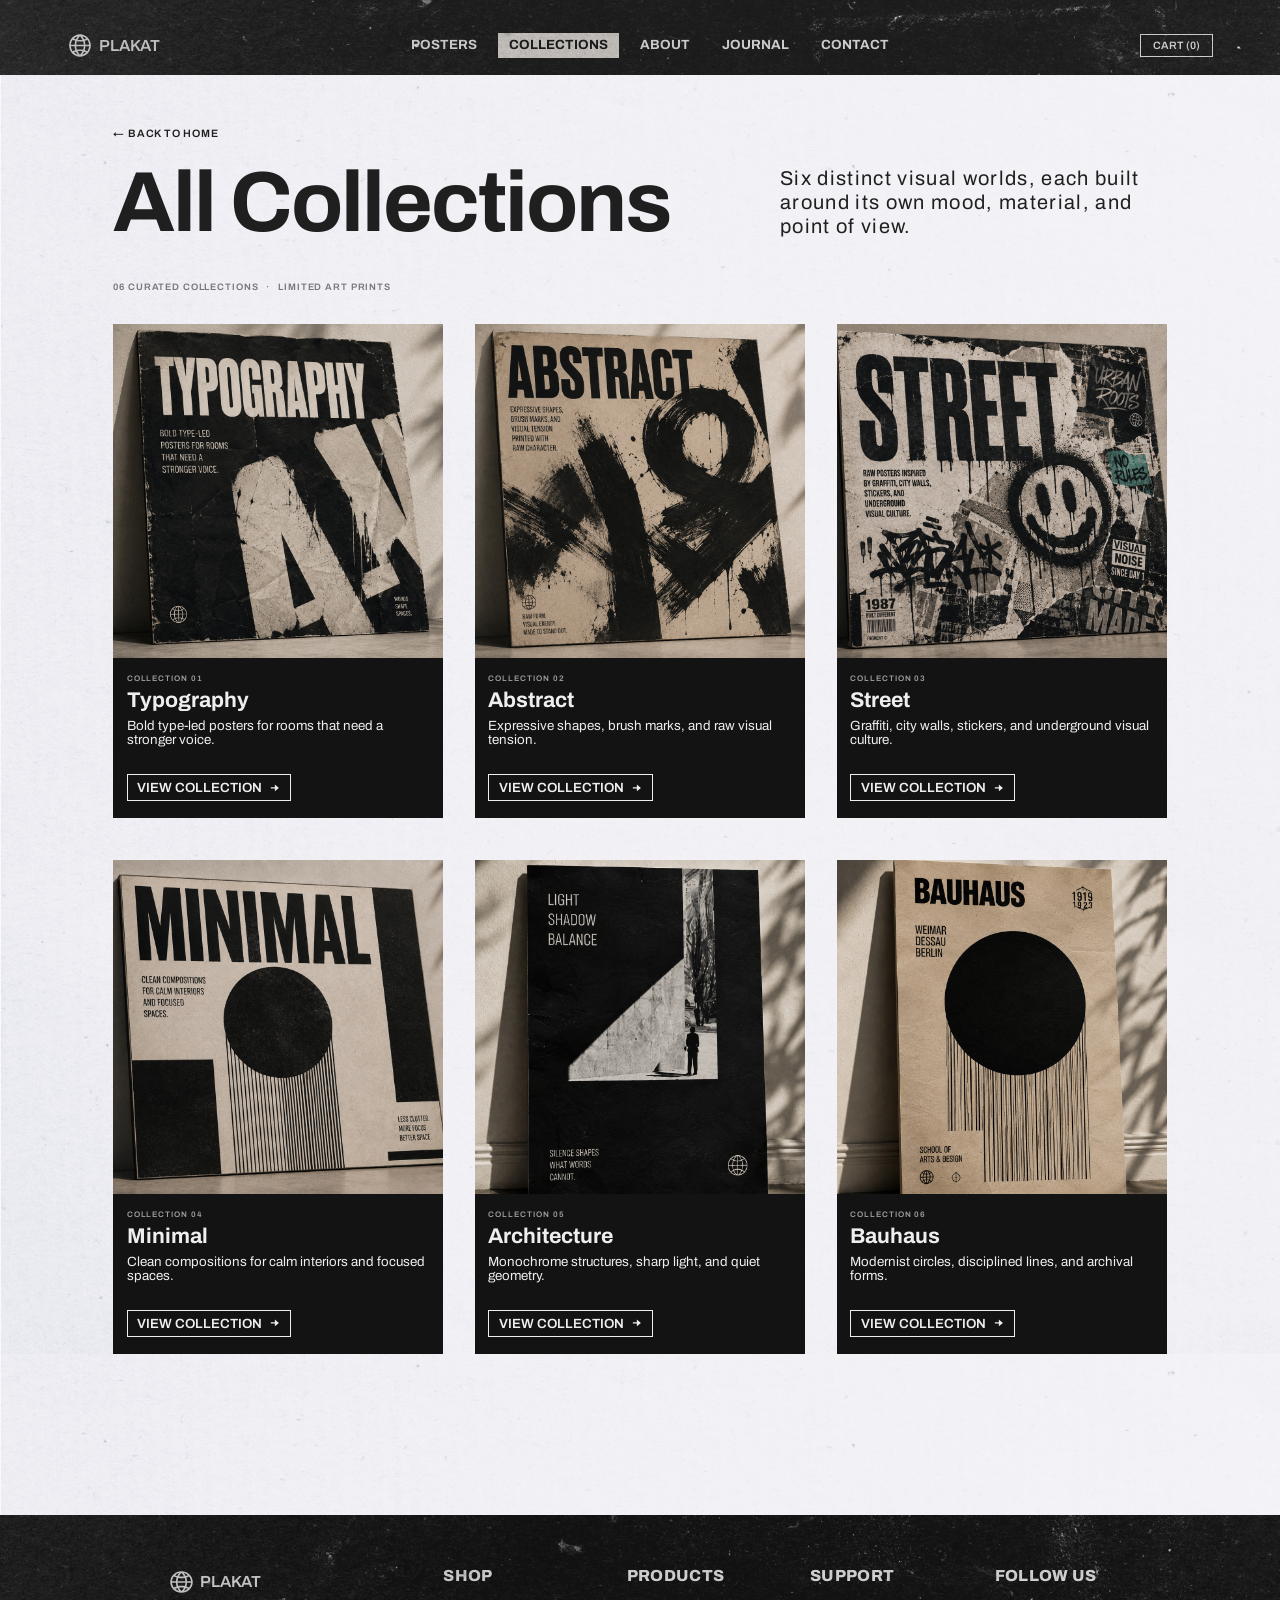
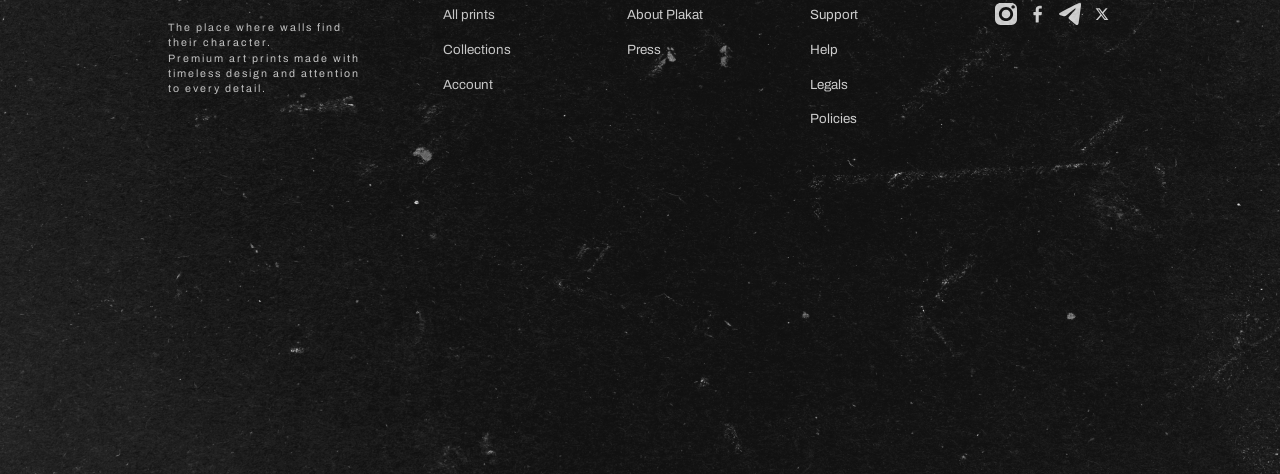
<file: collections.html>
<!doctype html>
<html lang="en">
  <head>
    <meta charset="UTF-8" />
    <meta name="viewport" content="width=device-width, initial-scale=1" />
    <meta name="description" content="Explore all curated Plakat art print collections." />
    <title>All Collections — Plakat</title>
    <link rel="stylesheet" href="./styles.css?v=20260827-desktopmodal2" />
  </head>
  <body class="catalog-page collections-index-page">
    <main class="site-shell catalog-shell">
      <header class="catalog-header" id="top">
        <img class="dark-texture" src="./assets/paper-dark.png" alt="" />
        <div class="hero-lines" aria-hidden="true"><img src="./assets/lines-hero-a.svg" alt="" /><img src="./assets/lines-hero-b.svg" alt="" /></div>
        <div class="topbar catalog-topbar">
          <a class="brand brand--light" href="./index.html#home" aria-label="Plakat home"><img src="./assets/globe.svg" alt="" /><span>Plakat</span></a>
          <nav class="primary-nav" id="primary-navigation" aria-label="Primary navigation">
            <a href="./drops.html">Posters</a>
            <a class="is-current" href="#collections-grid">Collections</a>
            <a href="./index.html#story">About</a>
            <a href="./index.html#quality">Journal</a>
            <a href="#footer">Contact</a>
          </nav>
          <button class="mobile-menu-toggle" type="button" aria-label="Open menu" aria-controls="primary-navigation" aria-expanded="false"><span></span><span></span><span></span></button>
          <a class="cart-link" href="#collections-grid">Cart (0)</a>
        </div>
      </header>

      <section class="catalog-main collections-index-main" id="collections-grid">
        <div class="paper-texture" aria-hidden="true"></div>
        <header class="catalog-heading collections-index-heading">
          <a class="catalog-back" href="./index.html#collections">← Back to home</a>
          <div class="catalog-heading__row">
            <h1>All Collections</h1>
            <p>Six distinct visual worlds, each built around its own mood, material, and point of view.</p>
          </div>
        </header>

        <div class="collections-index-meta"><span>06 curated collections</span><span>Limited art prints</span></div>

        <div class="collections-market-grid">
          <article class="collection-card collections-market-card">
            <div class="collection-image"><img src="./assets/collection-type.png" alt="Typography collection artwork" /></div>
            <div class="collection-info"><span class="collection-card-number">Collection 01</span><h2>Typography</h2><p>Bold type-led posters<br class="mobile-break" /> for rooms that need<br class="mobile-break" /> a stronger voice.</p><a class="outline-link outline-link--light" href="./collection.html?slug=typography">View collection<img src="./assets/arrow-card.svg" alt="" /></a></div>
          </article>
          <article class="collection-card collections-market-card">
            <div class="collection-image"><img src="./assets/collection-abstract.png" alt="Abstract collection artwork" /></div>
            <div class="collection-info"><span class="collection-card-number">Collection 02</span><h2>Abstract</h2><p>Expressive shapes,<br class="mobile-break" /> brush marks, and raw<br class="mobile-break" /> visual tension.</p><a class="outline-link outline-link--light" href="./collection.html?slug=abstract">View collection<img src="./assets/arrow-card.svg" alt="" /></a></div>
          </article>
          <article class="collection-card collections-market-card">
            <div class="collection-image"><img src="./assets/collection-street.png" alt="Street collection artwork" /></div>
            <div class="collection-info"><span class="collection-card-number">Collection 03</span><h2>Street</h2><p>Graffiti, city walls,<br class="mobile-break" /> stickers, and underground<br class="mobile-break" /> visual culture.</p><a class="outline-link outline-link--light" href="./collection.html?slug=street">View collection<img src="./assets/arrow-card.svg" alt="" /></a></div>
          </article>
          <article class="collection-card collections-market-card">
            <div class="collection-image"><img src="./assets/collection-minimal.png" alt="Minimal collection artwork" /></div>
            <div class="collection-info"><span class="collection-card-number">Collection 04</span><h2>Minimal</h2><p>Clean compositions for<br class="mobile-break" /> calm interiors and<br class="mobile-break" /> focused spaces.</p><a class="outline-link outline-link--light" href="./collection.html?slug=minimal">View collection<img src="./assets/arrow-card.svg" alt="" /></a></div>
          </article>
          <article class="collection-card collections-market-card">
            <div class="collection-image"><img src="./assets/drop-light.png" alt="Architecture collection artwork" /></div>
            <div class="collection-info"><span class="collection-card-number">Collection 05</span><h2>Architecture</h2><p>Monochrome structures,<br class="mobile-break" /> sharp light, and<br class="mobile-break" /> quiet geometry.</p><a class="outline-link outline-link--light" href="./collection.html?slug=architecture">View collection<img src="./assets/arrow-card.svg" alt="" /></a></div>
          </article>
          <article class="collection-card collections-market-card">
            <div class="collection-image"><img src="./assets/drop-bauhaus.png" alt="Bauhaus collection artwork" /></div>
            <div class="collection-info"><span class="collection-card-number">Collection 06</span><h2>Bauhaus</h2><p>Modernist circles,<br class="mobile-break" /> disciplined lines, and<br class="mobile-break" /> archival forms.</p><a class="outline-link outline-link--light" href="./collection.html?slug=bauhaus">View collection<img src="./assets/arrow-card.svg" alt="" /></a></div>
          </article>
        </div>
      </section>

      <footer class="footer" id="footer">
        <img class="dark-texture" src="./assets/paper-dark.png" alt="" />
        <div class="footer-lines" aria-hidden="true"><img src="./assets/lines-hero-a.svg" alt="" /><img src="./assets/lines-hero-b.svg" alt="" /></div>
        <div class="footer-intro"><a class="brand brand--light" href="./index.html#home"><img src="./assets/globe-footer.svg" alt="" /><span>Plakat</span></a><p>The place where walls find their character.<br />Premium art prints made with timeless design and attention to every detail.</p></div>
        <div class="footer-column footer-shop"><h3>Shop</h3><a href="./drops.html">All prints</a><a href="#collections-grid">Collections</a><a href="./index.html#home">Account</a></div>
        <div class="footer-column footer-products"><h3>Products</h3><a href="./index.html#story">About Plakat</a><a href="./index.html#home">Press</a></div>
        <div class="footer-column footer-support"><h3>Support</h3><a href="./index.html#home">Support</a><a href="./index.html#home">Help</a><a href="./index.html#home">Legals</a><a href="./index.html#home">Policies</a></div>
        <div class="footer-column footer-partner"><h3>Partner</h3><a href="./index.html#home">For expert</a><a href="./index.html#home">For agency</a><a href="./index.html#home">For startup</a><a href="./index.html#home">For corporate</a></div>
        <div class="footer-column footer-explore"><h3>Explore</h3><a href="./drops.html">Compare</a><a href="#collections-grid">Community</a><a href="./drops.html">Wishlist</a></div>
        <div class="footer-social"><h3>Follow us</h3><div><a href="#top" aria-label="Instagram"><img src="./assets/social-instagram.svg" alt="" /></a><a href="#top" aria-label="Facebook"><img src="./assets/social-x.svg" alt="" /></a><a href="#top" aria-label="Telegram"><img src="./assets/social-dribbble-a.svg" alt="" /></a><a href="#top" aria-label="X"><img src="./assets/social-dribbble-b.svg" alt="" /></a></div></div>
        <div class="footer-bottom"><span>Copyright © 2026 Plakat. All rights reserved.</span><span><a href="#top">Terms of Use</a>&nbsp;&nbsp;&amp;&nbsp;&nbsp;<a href="#top">Privacy Policy</a></span></div>
      </footer>
    </main>

    <div class="cart-drawer" id="cart-drawer" hidden>
      <button class="cart-drawer__backdrop" type="button" aria-label="Close cart" data-cart-close></button>
      <aside class="cart-drawer__panel" role="dialog" aria-modal="true" aria-labelledby="cart-drawer-title">
        <header class="cart-drawer__header"><div><span>Your selection</span><h2 id="cart-drawer-title">Cart <em id="cart-drawer-count">(0)</em></h2></div><button class="cart-drawer__close" type="button" aria-label="Close cart" data-cart-close>×</button></header>
        <div class="cart-drawer__items" id="cart-drawer-items" aria-live="polite"></div>
        <footer class="cart-drawer__summary"><div><span>Subtotal</span><strong id="cart-drawer-subtotal">$0</strong></div><p>Shipping and taxes calculated at checkout.</p><button class="cart-drawer__buy" type="button" disabled><span>Buy now</span><span aria-hidden="true">→</span></button></footer>
      </aside>
    </div>

    <script src="./script.js?v=20260827-desktopmodal2"></script>
  </body>
</html>
</file>
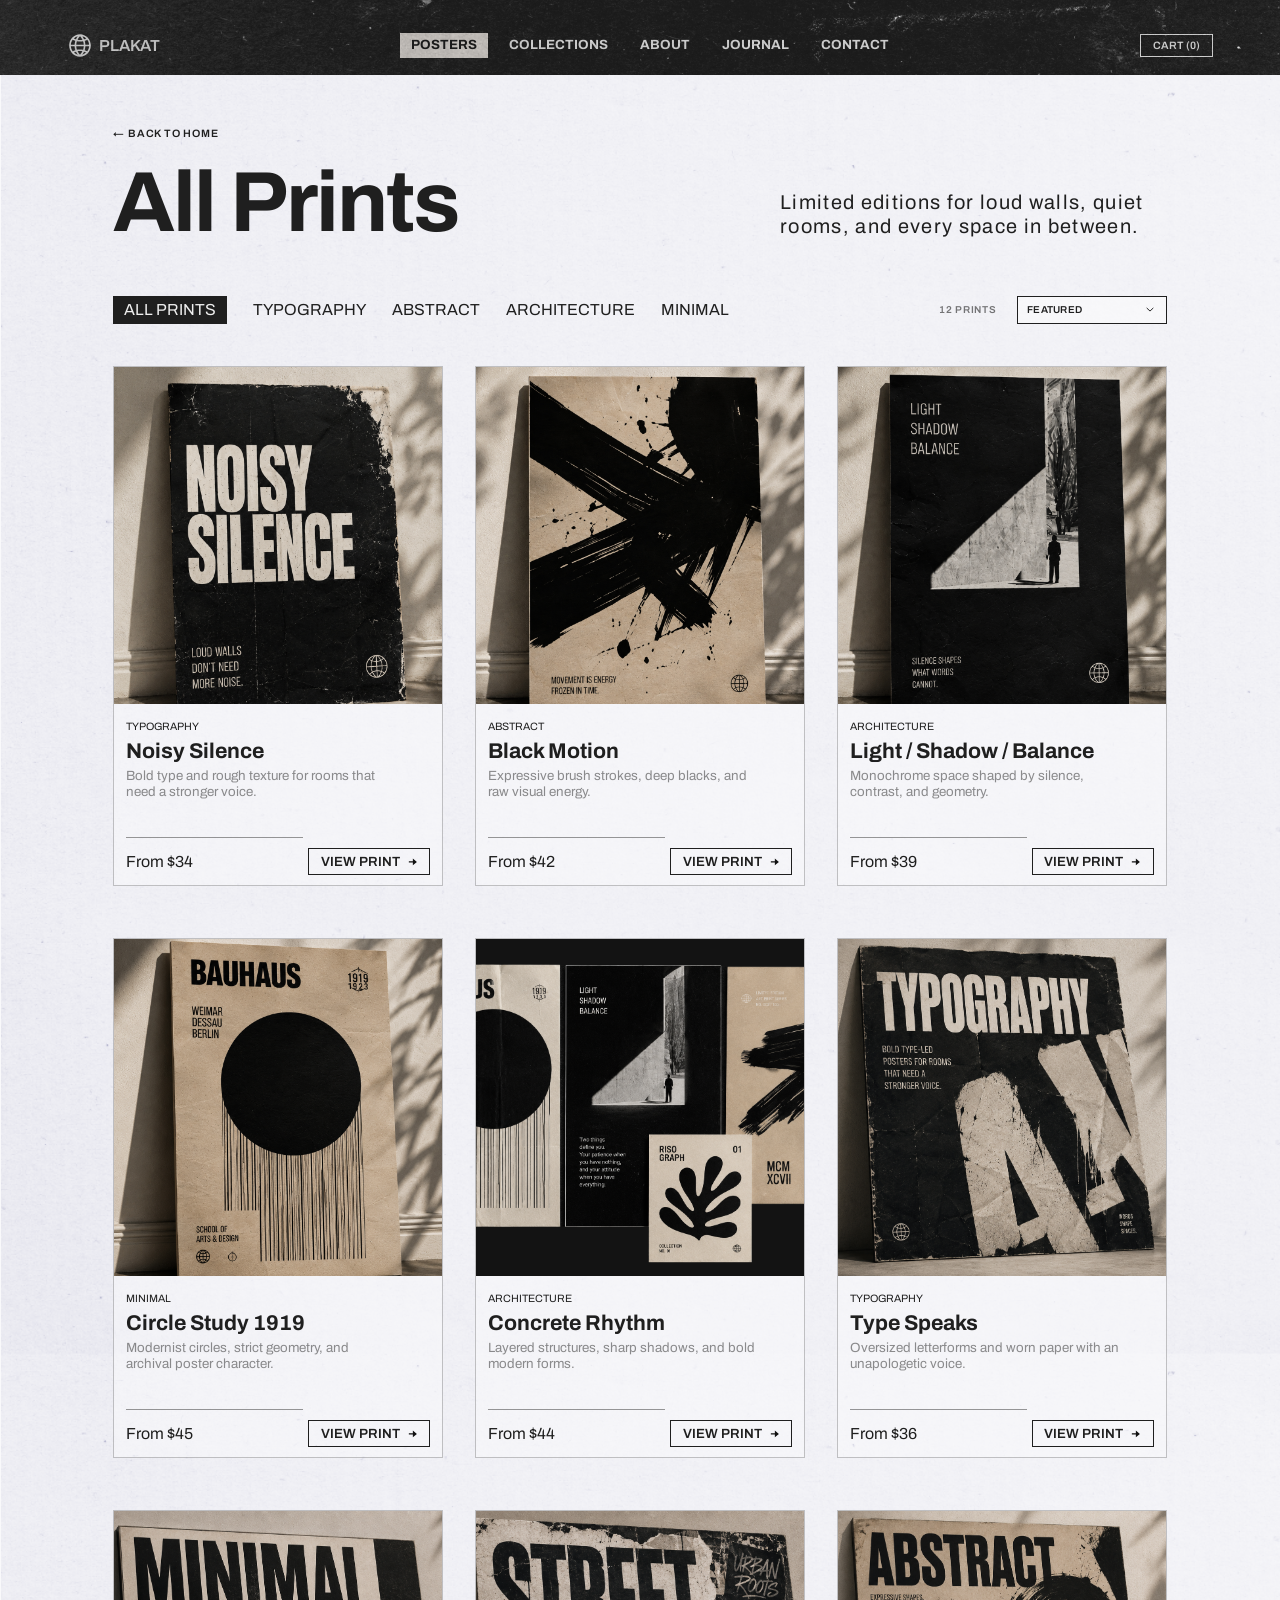
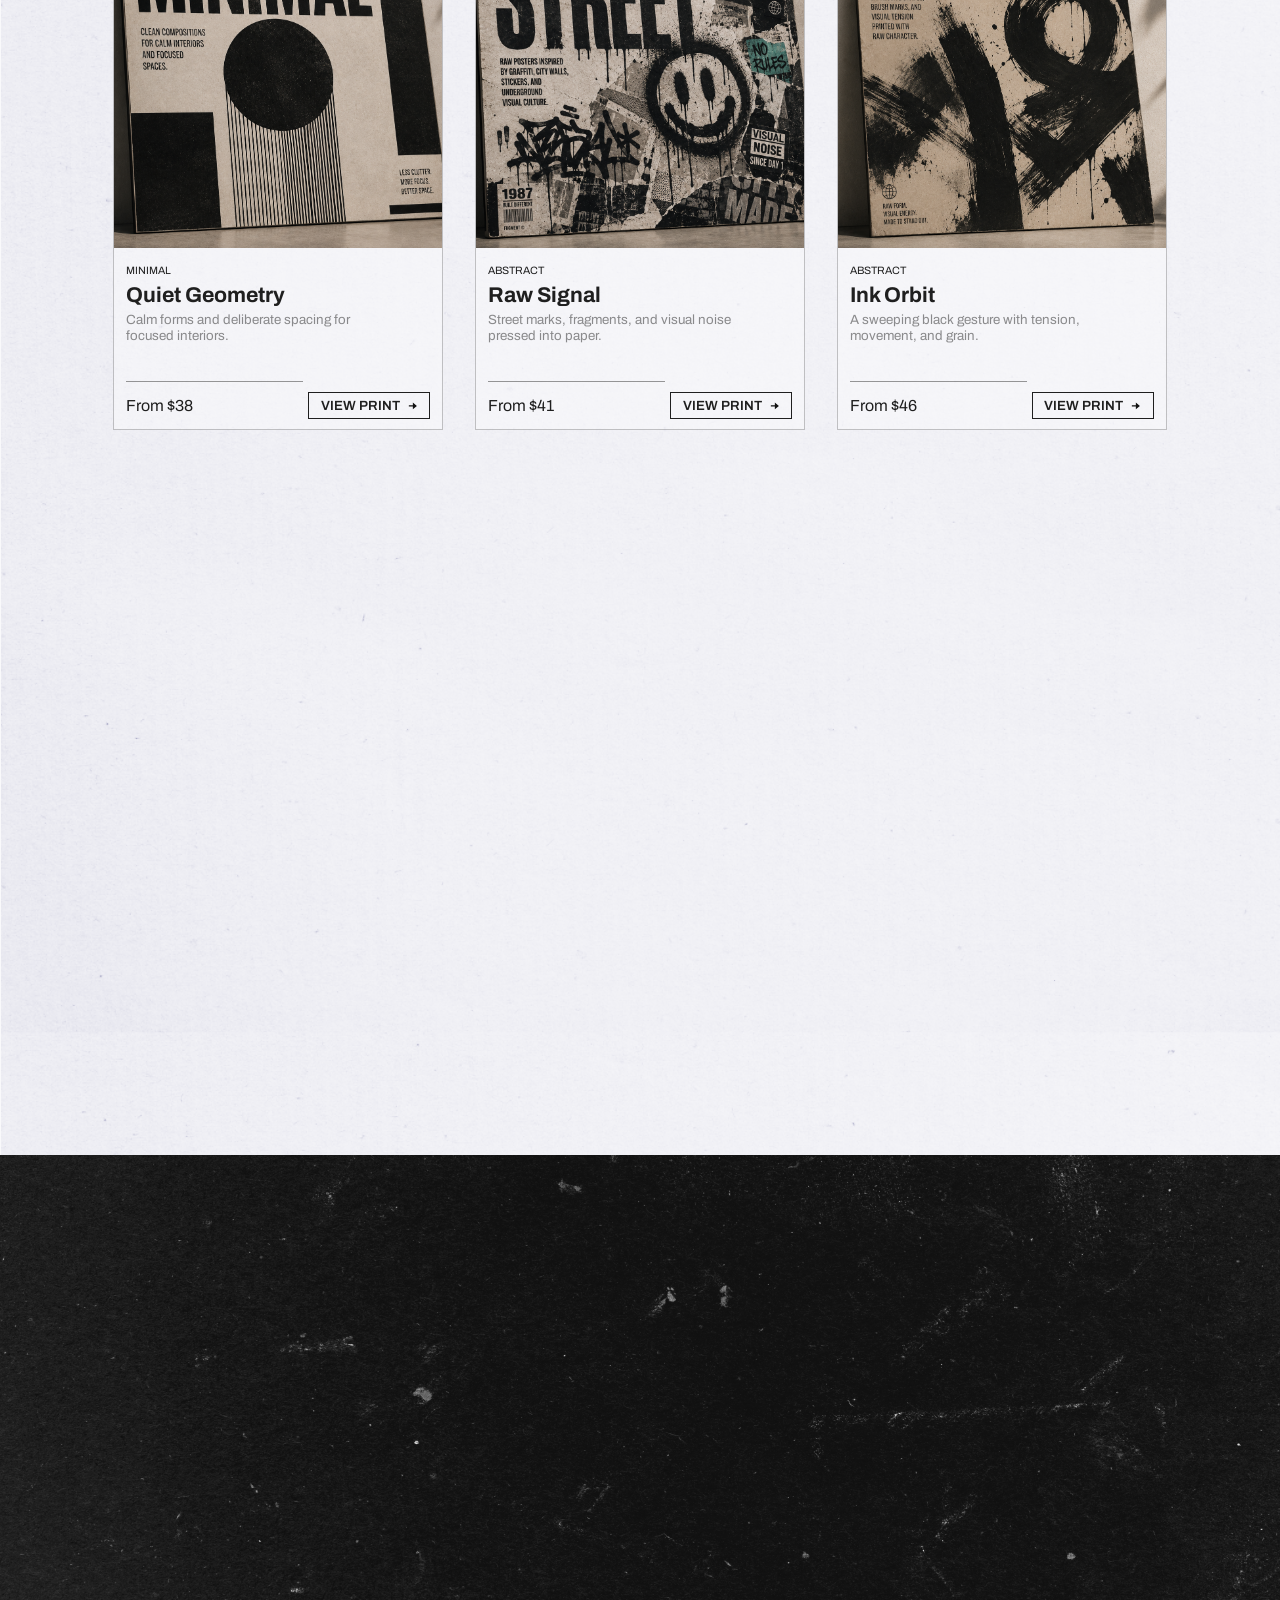
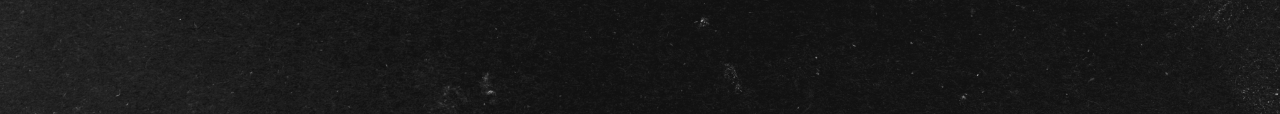
<file: drops.html>
<!doctype html>
<html lang="en">
  <head>
    <meta charset="UTF-8" />
    <meta name="viewport" content="width=device-width, initial-scale=1" />
    <meta name="description" content="Explore the full Plakat collection of limited art prints." />
    <title>All Prints — Plakat</title>
    <link rel="stylesheet" href="./styles.css?v=20260827-desktopmodal2" />
  </head>
  <body class="catalog-page">
    <main class="site-shell catalog-shell">
      <header class="catalog-header" id="top">
        <img class="dark-texture" src="./assets/paper-dark.png" alt="" />
        <div class="hero-lines" aria-hidden="true">
          <img src="./assets/lines-hero-a.svg" alt="" />
          <img src="./assets/lines-hero-b.svg" alt="" />
        </div>
        <div class="topbar catalog-topbar">
          <a class="brand brand--light" href="./index.html#home" aria-label="Plakat home">
            <img src="./assets/globe.svg" alt="" />
            <span>Plakat</span>
          </a>
          <nav class="primary-nav" id="primary-navigation" aria-label="Primary navigation">
            <a class="is-current" href="#catalog">Posters</a>
            <a href="./collections.html">Collections</a>
            <a href="./index.html#story">About</a>
            <a href="./index.html#quality">Journal</a>
            <a href="#footer">Contact</a>
          </nav>
          <button class="mobile-menu-toggle" type="button" aria-label="Open menu" aria-controls="primary-navigation" aria-expanded="false"><span></span><span></span><span></span></button>
          <a class="cart-link" href="#catalog">Cart (0)</a>
        </div>
      </header>

      <section class="catalog-main" id="catalog">
        <div class="paper-texture" aria-hidden="true"></div>
        <div class="catalog-guide" aria-hidden="true"></div>
        <header class="catalog-heading">
          <a class="catalog-back" href="./index.html#home">← Back to home</a>
          <div class="catalog-heading__row">
            <h1>All Prints</h1>
            <p>Limited editions for loud walls, quiet rooms, and every space in between.</p>
          </div>
        </header>

        <div class="catalog-controls">
          <div class="filters" aria-label="Filter prints">
            <button class="filter active" type="button">All prints</button>
            <button class="filter" type="button">Typography</button>
            <button class="filter" type="button">Abstract</button>
            <button class="filter" type="button">Architecture</button>
            <button class="filter" type="button">Minimal</button>
          </div>
          <div class="catalog-controls__meta">
            <span id="catalog-count">12 prints</span>
            <label>
              <span class="sr-only">Sort prints</span>
              <select id="catalog-sort" aria-label="Sort prints">
                <option value="featured">Featured</option>
                <option value="price-low">Price: low to high</option>
                <option value="price-high">Price: high to low</option>
                <option value="name">Name: A–Z</option>
              </select>
            </label>
          </div>
        </div>

        <div class="catalog-grid" id="catalog-grid">
          <article class="product-card catalog-card" data-category="typography" data-price="34" data-order="1">
            <img class="product-image" src="./assets/drop-noisy.png" alt="Noisy Silence poster in a sunlit interior" />
            <div class="product-info"><div class="product-copy"><span class="eyebrow">Typography</span><h3>Noisy Silence</h3><p>Bold type and rough texture for rooms that need a stronger voice.</p></div><div class="product-buy"><span>From $34</span><a class="outline-link" href="#product-modal">View print<img src="./assets/arrow-card.svg" alt="" /></a></div></div>
          </article>
          <article class="product-card catalog-card" data-category="abstract" data-price="42" data-order="2">
            <img class="product-image" src="./assets/drop-motion.png" alt="Black Motion abstract poster" />
            <div class="product-info"><div class="product-copy"><span class="eyebrow">Abstract</span><h3>Black Motion</h3><p>Expressive brush strokes, deep blacks, and raw visual energy.</p></div><div class="product-buy"><span>From $42</span><a class="outline-link" href="#product-modal">View print<img src="./assets/arrow-card.svg" alt="" /></a></div></div>
          </article>
          <article class="product-card catalog-card" data-category="architecture" data-price="39" data-order="3">
            <img class="product-image" src="./assets/drop-light.png" alt="Light Shadow Balance architectural poster" />
            <div class="product-info"><div class="product-copy"><span class="eyebrow">Architecture</span><h3>Light / Shadow / Balance</h3><p>Monochrome space shaped by silence, contrast, and geometry.</p></div><div class="product-buy"><span>From $39</span><a class="outline-link" href="#product-modal">View print<img src="./assets/arrow-card.svg" alt="" /></a></div></div>
          </article>
          <article class="product-card catalog-card" data-category="minimal" data-price="45" data-order="4">
            <img class="product-image" src="./assets/drop-bauhaus.png" alt="Bauhaus Circle Study 1919 poster" />
            <div class="product-info"><div class="product-copy"><span class="eyebrow">Minimal</span><h3>Circle Study 1919</h3><p>Modernist circles, strict geometry, and archival poster character.</p></div><div class="product-buy"><span>From $45</span><a class="outline-link" href="#product-modal">View print<img src="./assets/arrow-card.svg" alt="" /></a></div></div>
          </article>
          <article class="product-card catalog-card" data-category="architecture" data-price="44" data-order="5">
            <img class="product-image product-image--collage" src="./assets/hero-collage.png" alt="Concrete Rhythm architectural poster composition" />
            <div class="product-info"><div class="product-copy"><span class="eyebrow">Architecture</span><h3>Concrete Rhythm</h3><p>Layered structures, sharp shadows, and bold modern forms.</p></div><div class="product-buy"><span>From $44</span><a class="outline-link" href="#product-modal">View print<img src="./assets/arrow-card.svg" alt="" /></a></div></div>
          </article>
          <article class="product-card catalog-card" data-category="typography" data-price="36" data-order="6">
            <img class="product-image" src="./assets/collection-type.png" alt="Type Speaks typography poster" />
            <div class="product-info"><div class="product-copy"><span class="eyebrow">Typography</span><h3>Type Speaks</h3><p>Oversized letterforms and worn paper with an unapologetic voice.</p></div><div class="product-buy"><span>From $36</span><a class="outline-link" href="#product-modal">View print<img src="./assets/arrow-card.svg" alt="" /></a></div></div>
          </article>
          <article class="product-card catalog-card" data-category="minimal" data-price="38" data-order="7">
            <img class="product-image" src="./assets/collection-minimal.png" alt="Quiet Geometry minimal poster" />
            <div class="product-info"><div class="product-copy"><span class="eyebrow">Minimal</span><h3>Quiet Geometry</h3><p>Calm forms and deliberate spacing for focused interiors.</p></div><div class="product-buy"><span>From $38</span><a class="outline-link" href="#product-modal">View print<img src="./assets/arrow-card.svg" alt="" /></a></div></div>
          </article>
          <article class="product-card catalog-card" data-category="abstract" data-price="41" data-order="8">
            <img class="product-image" src="./assets/collection-street.png" alt="Raw Signal abstract street poster" />
            <div class="product-info"><div class="product-copy"><span class="eyebrow">Abstract</span><h3>Raw Signal</h3><p>Street marks, fragments, and visual noise pressed into paper.</p></div><div class="product-buy"><span>From $41</span><a class="outline-link" href="#product-modal">View print<img src="./assets/arrow-card.svg" alt="" /></a></div></div>
          </article>
          <article class="product-card catalog-card" data-category="abstract" data-price="46" data-order="9">
            <img class="product-image" src="./assets/collection-abstract.png" alt="Ink Orbit abstract poster" />
            <div class="product-info"><div class="product-copy"><span class="eyebrow">Abstract</span><h3>Ink Orbit</h3><p>A sweeping black gesture with tension, movement, and grain.</p></div><div class="product-buy"><span>From $46</span><a class="outline-link" href="#product-modal">View print<img src="./assets/arrow-card.svg" alt="" /></a></div></div>
          </article>
          <article class="product-card catalog-card" data-category="architecture" data-price="48" data-order="10">
            <img class="product-image" src="./assets/feature-frame.png" alt="Form Follows Light framed architectural print" />
            <div class="product-info"><div class="product-copy"><span class="eyebrow">Architecture</span><h3>Form Follows Light</h3><p>A framed study of proportion, shadow, and disciplined space.</p></div><div class="product-buy"><span>From $48</span><a class="outline-link" href="#product-modal">View print<img src="./assets/arrow-card.svg" alt="" /></a></div></div>
          </article>
          <article class="product-card catalog-card" data-category="minimal" data-price="32" data-order="11">
            <img class="product-image" src="./assets/feature-paper.png" alt="Material Study minimal paper print" />
            <div class="product-info"><div class="product-copy"><span class="eyebrow">Minimal</span><h3>Material Study</h3><p>Paper, grain, and a single black plane reduced to essentials.</p></div><div class="product-buy"><span>From $32</span><a class="outline-link" href="#product-modal">View print<img src="./assets/arrow-card.svg" alt="" /></a></div></div>
          </article>
          <article class="product-card catalog-card" data-category="typography" data-price="40" data-order="12">
            <img class="product-image" src="./assets/collection-type.png" alt="Loud Type typography poster" />
            <div class="product-info"><div class="product-copy"><span class="eyebrow">Typography</span><h3>Loud Type</h3><p>Compressed lettering built to hold a wall from across the room.</p></div><div class="product-buy"><span>From $40</span><a class="outline-link" href="#product-modal">View print<img src="./assets/arrow-card.svg" alt="" /></a></div></div>
          </article>
        </div>
      </section>

      <footer class="footer" id="footer">
        <img class="dark-texture" src="./assets/paper-dark.png" alt="" />
        <div class="footer-lines" aria-hidden="true"><img src="./assets/lines-hero-a.svg" alt="" /><img src="./assets/lines-hero-b.svg" alt="" /></div>
        <div class="footer-intro"><a class="brand brand--light" href="./index.html#home"><img src="./assets/globe-footer.svg" alt="" /><span>Plakat</span></a><p>The place where walls find their character.<br />Premium art prints made with timeless design and attention to every detail.</p></div>
        <div class="footer-column footer-shop"><h3>Shop</h3><a href="#catalog">All prints</a><a href="./collections.html">Collections</a><a href="./index.html#home">Account</a></div>
        <div class="footer-column footer-products"><h3>Products</h3><a href="./index.html#story">About Plakat</a><a href="./index.html#home">Press</a></div>
        <div class="footer-column footer-support"><h3>Support</h3><a href="./index.html#home">Support</a><a href="./index.html#home">Help</a><a href="./index.html#home">Legals</a><a href="./index.html#home">Policies</a></div>
        <div class="footer-column footer-partner"><h3>Partner</h3><a href="./index.html#home">For expert</a><a href="./index.html#home">For agency</a><a href="./index.html#home">For startup</a><a href="./index.html#home">For corporate</a></div>
        <div class="footer-column footer-explore"><h3>Explore</h3><a href="#catalog">Compare</a><a href="./index.html#collections">Community</a><a href="#catalog">Wishlist</a></div>
        <div class="footer-social"><h3>Follow us</h3><div><a href="#top" aria-label="Instagram"><img src="./assets/social-instagram.svg" alt="" /></a><a href="#top" aria-label="Facebook"><img src="./assets/social-x.svg" alt="" /></a><a href="#top" aria-label="Telegram"><img src="./assets/social-dribbble-a.svg" alt="" /></a><a href="#top" aria-label="X"><img src="./assets/social-dribbble-b.svg" alt="" /></a></div></div>
        <div class="footer-bottom"><span>Copyright © 2026 Plakat. All rights reserved.</span><span><a href="#top">Terms of Use</a>&nbsp;&nbsp;&amp;&nbsp;&nbsp;<a href="#top">Privacy Policy</a></span></div>
      </footer>
    </main>

    <div class="product-modal" id="product-modal" hidden>
      <button class="product-modal__backdrop" type="button" aria-label="Close product details" data-modal-close></button>
      <section class="product-modal__dialog" role="dialog" aria-modal="true" aria-labelledby="product-modal-title">
        <button class="product-modal__close" type="button" aria-label="Close product details" data-modal-close>×</button>
        <div class="product-modal__media"><img id="product-modal-image" src="./assets/drop-noisy.png" alt="" /></div>
        <div class="product-modal__content">
          <span class="product-modal__eyebrow" id="product-modal-category">Typography</span>
          <h2 id="product-modal-title">Noisy Silence</h2>
          <p class="product-modal__description" id="product-modal-description">Bold type, rough texture, and high-contrast composition for rooms that need a stronger voice.</p>
          <div class="product-modal__price-row"><strong id="product-modal-price">$34</strong><span>Fine art print<br />Unframed</span></div>
          <fieldset class="product-modal__sizes">
            <legend>Choose size</legend>
            <label><input type="radio" name="print-size" value="A4" data-surcharge="0" checked /><span>A4<small>21 × 29.7 cm</small></span></label>
            <label><input type="radio" name="print-size" value="A3" data-surcharge="8" /><span>A3<small>29.7 × 42 cm</small></span></label>
            <label><input type="radio" name="print-size" value="A2" data-surcharge="18" /><span>A2<small>42 × 59.4 cm</small></span></label>
          </fieldset>
          <div class="product-modal__purchase">
            <div class="quantity-control" aria-label="Quantity"><button type="button" data-quantity="minus" aria-label="Decrease quantity">−</button><output id="product-modal-quantity">1</output><button type="button" data-quantity="plus" aria-label="Increase quantity">+</button></div>
            <button class="product-modal__add" type="button"><span>Add to cart</span><span aria-hidden="true">→</span></button>
          </div>
          <p class="product-modal__note">Textured archival paper · Premium pigment ink · Ships in 2–4 business days</p>
        </div>
      </section>
    </div>

    <div class="cart-drawer" id="cart-drawer" hidden>
      <button class="cart-drawer__backdrop" type="button" aria-label="Close cart" data-cart-close></button>
      <aside class="cart-drawer__panel" role="dialog" aria-modal="true" aria-labelledby="cart-drawer-title">
        <header class="cart-drawer__header"><div><span>Your selection</span><h2 id="cart-drawer-title">Cart <em id="cart-drawer-count">(0)</em></h2></div><button class="cart-drawer__close" type="button" aria-label="Close cart" data-cart-close>×</button></header>
        <div class="cart-drawer__items" id="cart-drawer-items" aria-live="polite"></div>
        <footer class="cart-drawer__summary"><div><span>Subtotal</span><strong id="cart-drawer-subtotal">$0</strong></div><p>Shipping and taxes calculated at checkout.</p><button class="cart-drawer__buy" type="button" disabled><span>Buy now</span><span aria-hidden="true">→</span></button></footer>
      </aside>
    </div>

    <script src="./script.js?v=20260827-desktopmodal2"></script>
    <script src="./catalog.js"></script>
  </body>
</html>
</file>
<file: styles.css>
@font-face { font-family: "Archivo"; src: url("./assets/archivo-400.ttf") format("truetype"); font-style: normal; font-weight: 400; font-display: swap; }
@font-face { font-family: "Archivo"; src: url("./assets/archivo-600.ttf") format("truetype"); font-style: normal; font-weight: 600; font-display: swap; }
@font-face { font-family: "Archivo"; src: url("./assets/archivo-700.ttf") format("truetype"); font-style: normal; font-weight: 700; font-display: swap; }
@font-face { font-family: "Archivo"; src: url("./assets/archivo-800.ttf") format("truetype"); font-style: normal; font-weight: 800; font-display: swap; }
@font-face { font-family: "Searfont"; src: url("./assets/searfont.woff2") format("woff2"); font-style: normal; font-weight: 400; font-display: swap; }

:root { --ink: #131313; --ink-soft: #1f1f1f; --paper: #f9f9fb; --cream: #eeeeee; --warm: #e1dcd7; }
* { box-sizing: border-box; }
html { scroll-behavior: smooth; background: var(--ink); }
body { margin: 0; overflow-x: hidden; color: var(--ink-soft); background: var(--ink); font-family: "Archivo", Arial, sans-serif; }
a { color: inherit; text-decoration: none; }
button { color: inherit; font: inherit; }
img { display: block; }
.site-shell { position: relative; width: 1920px; margin: 0 auto; overflow: hidden; background: var(--paper); transform-origin: top center; }

.hero { position: relative; height: 1130px; overflow: hidden; isolation: isolate; color: var(--cream); background: var(--ink); }
.dark-texture { position: absolute; inset: 0; z-index: 1; width: 100%; height: 100%; object-fit: cover; mix-blend-mode: plus-lighter; opacity: 1; pointer-events: none; }
.hero-background { position: absolute; z-index: 0; inset: 0 0 auto; width: 100%; height: 1084px; object-fit: cover; pointer-events: none; }
.catalog-header::after, .cta-panel::after, .footer::after { content: ""; position: absolute; z-index: 10; inset: -12px; pointer-events: none; background: url("./assets/paper-10.png") center / cover no-repeat; mix-blend-mode: multiply; opacity: .3; filter: contrast(1.55) brightness(1.32); transform: translateZ(0); }
.hero-lines { --cursor-x: 50%; --cursor-y: 50%; position: absolute; z-index: 1; inset: 0; overflow: hidden; opacity: 0; pointer-events: none; -webkit-mask-image: radial-gradient(circle 270px at var(--cursor-x) var(--cursor-y), #000 0%, rgba(0,0,0,.95) 42%, rgba(0,0,0,.45) 68%, transparent 100%); mask-image: radial-gradient(circle 270px at var(--cursor-x) var(--cursor-y), #000 0%, rgba(0,0,0,.95) 42%, rgba(0,0,0,.45) 68%, transparent 100%); transition: opacity .24s ease; }
.hero.is-grid-active .hero-lines { opacity: 1; }
.hero-lines img:first-child { position: absolute; width: 1600px; height: 1080px; left: 160px; top: 0; }
.hero-lines img:last-child { position: absolute; width: 1440px; height: 880px; left: 240px; top: 72px; }
.topbar { position: absolute; z-index: 5; top: 48px; left: 100px; width: 1720px; display: flex; align-items: center; justify-content: space-between; }
.brand { display: inline-flex; align-items: center; gap: 8px; font-size: 24px; font-weight: 600; text-transform: uppercase; }
.brand img { width: 40px; height: 40px; }
.primary-nav { display: flex; align-items: center; gap: 16px; font-size: 20px; font-weight: 700; text-transform: uppercase; }
.primary-nav a { padding: 7px 16px 8px; transition: color .18s ease, background-color .18s ease; }
.primary-nav a:hover, .primary-nav a:focus-visible { color: var(--ink-soft); background: var(--warm); outline: none; }
.mobile-menu-toggle { display: none; }
.cart-link { border: 1px solid var(--cream); padding: 8px 18px; font-size: 16px; font-weight: 600; text-transform: uppercase; transition: color .2s ease, background-color .2s ease, transform .2s cubic-bezier(.22,1,.36,1), box-shadow .2s ease; }
.hero-copy { position: absolute; z-index: 3; inset: 0; }
.hero-copy__heading { position: absolute; left: calc(50% + 3.67px); top: 313px; width: 1175.342px; display: flex; flex-direction: column; align-items: center; gap: 11.96px; text-align: center; transform: translateX(-50%); }
.hero-copy h1 { width: 100%; height: 214.092px; margin: 0; }
.hero-copy h1 img { width: 100%; height: 100%; object-fit: contain; }
.hero-copy h2 { margin: 0; font-size: 149.494px; font-weight: 700; line-height: 1.15; letter-spacing: 0; }
.hero-copy__meta { position: absolute; left: 70px; right: 70px; top: 893px; display: flex; align-items: center; justify-content: space-between; gap: 48px; }
.hero-copy__meta > p { flex: 0 1 762px; width: 762px; margin: 0; font-size: 32px; font-weight: 400; line-height: 1.2; letter-spacing: 3px; }
.hero-actions { display: flex; align-items: center; gap: 32px; margin-top: 63px; }
.hero-copy .hero-actions { flex-shrink: 0; margin-top: 0; }

/* Paper is clipped to the lettering, never blended over the hero photograph. */
.hero {
  --hero-paper-ink: linear-gradient(rgba(255,255,255,.72), rgba(255,255,255,.72)), url("./assets/paper-10.png");
}
@supports ((background-clip: text) or (-webkit-background-clip: text)) {
  .hero :is(.brand span, .primary-nav a, .cart-link, .hero-copy h2, .hero-copy__meta > p, .hero-copy .button--ghost) {
    background-image: var(--hero-paper-ink);
    background-size: 1280px 1280px;
    background-position: center;
    background-repeat: no-repeat;
    -webkit-background-clip: text;
    background-clip: text;
    -webkit-text-fill-color: transparent;
  }
  .hero .primary-nav a:is(:hover, :focus-visible) {
    background-image: none;
    -webkit-background-clip: border-box;
    background-clip: border-box;
    -webkit-text-fill-color: currentColor;
  }
  @media (hover: hover) and (pointer: fine) {
    .hero :is(.cart-link, .button--ghost):is(:hover, :focus-visible) {
      background-image: none;
      -webkit-background-clip: border-box;
      background-clip: border-box;
      -webkit-text-fill-color: currentColor;
    }
  }
}
@supports ((mask-image: url("./assets/hero-posters.svg")) or (-webkit-mask-image: url("./assets/hero-posters.svg"))) {
  .hero-copy h1 { position: relative; }
  .hero-copy h1 img { opacity: 0; }
  .hero-copy h1::after {
    content: "";
    position: absolute;
    inset: 0;
    pointer-events: none;
    background-image: var(--hero-paper-ink);
    background-size: 1280px 1280px;
    background-position: center;
    background-repeat: no-repeat;
    -webkit-mask: url("./assets/hero-posters.svg") center / contain no-repeat;
    mask: url("./assets/hero-posters.svg") center / contain no-repeat;
  }
}
@media (forced-colors: active) {
  .hero :is(.brand span, .primary-nav a, .cart-link, .hero-copy h2, .hero-copy__meta > p, .hero-copy .button--ghost) {
    background-image: none;
    -webkit-text-fill-color: currentColor;
  }
  .hero-copy h1 img { opacity: 1; }
  .hero-copy h1::after { display: none; }
}

.button { display: inline-flex; align-items: center; justify-content: center; text-transform: uppercase; font-weight: 600; white-space: nowrap; transition: color .22s ease, background-color .22s ease, border-color .22s ease, transform .22s cubic-bezier(.22,1,.36,1), box-shadow .22s ease; }
.button--large { height: 54px; padding: 8px 24px; font-size: 32px; }
.button--medium { height: 52px; padding: 8px 24px; font-size: 28px; }
.button img { width: 36px; height: 36px; margin-left: 12px; transition: transform .26s cubic-bezier(.22,1,.36,1), filter .22s ease; }
.button--light { color: var(--ink-soft); background: var(--cream); }
.button--ghost { color: var(--cream); border: 2px solid var(--cream); padding-left: 26px; padding-right: 26px; }
.marquee { position: absolute; z-index: 6; left: 0; top: 1067px; width: 100%; height: 63px; overflow: hidden; color: var(--ink-soft); background: var(--warm); }
.marquee::after { content: ""; position: absolute; inset: 0; background: url("./assets/paper-12.png") center 40% / cover; mix-blend-mode: color-burn; opacity: .28; }
.marquee-track { position: absolute; z-index: 1; left: -240px; top: 0; height: 63px; display: flex; align-items: center; gap: 64px; white-space: nowrap; will-change: transform; }
.marquee span { font-size: 36px; line-height: 1.2; letter-spacing: 3px; text-transform: uppercase; }

.paper-section { position: relative; overflow: hidden; background: var(--paper); }
.paper-texture { position: absolute; inset: 0; z-index: 1; background: url("./assets/paper-10.png") center top / 1918px 1918px no-repeat; mix-blend-mode: color-burn; opacity: 1; pointer-events: none; }
.section-guides { position: absolute; z-index: 0; inset: 0; pointer-events: none; }
.section-guides--offset { top: -70px; height: calc(100% + 70px); }
.guide-v { position: absolute; left: 106px; top: 0; width: 1.35px; height: 2215px; opacity: .28; }
.guide-v--short { height: 1367px; }
.guide-h { position: absolute; left: 0; top: auto; bottom: 31px; width: 1920px; height: 1.34px; opacity: .28; }
.guide-plus { position: absolute; left: 96px; top: auto; bottom: 21px; width: 20px; height: 20px; opacity: .12; }
.section-heading { position: absolute; z-index: 2; left: 170px; top: 80px; }
.section-heading h2 { margin: 0; font-weight: 700; letter-spacing: 3px; }
.section-heading p { margin: 0; font-size: 36px; line-height: 1.2; letter-spacing: 3px; }
.section-heading--compact { width: 1080px; }
.section-heading--compact h2 { font-size: 116px; line-height: 1.1; }
.section-heading--compact p { width: 1080px; margin-top: 4px; }
.section-heading--large { width: 1331px; }
.section-heading--large h2 { font-size: 116px; line-height: 1.08; }
.section-heading--large p { width: 1185px; }

.drops { height: 1283px; }
.drops .guide-h { bottom: 9px; }
.drops .guide-plus { bottom: 0; }
.filters-row { position: absolute; z-index: 2; left: 170px; top: 371px; display: flex; align-items: center; justify-content: space-between; width: 1580px; height: 42px; }
.filters { display: flex; align-items: center; gap: 39px; }
.filter { height: 42px; padding: 5px 0; border: 0; background: transparent; font-size: 24px; line-height: 1; text-transform: uppercase; cursor: pointer; transition: color .2s ease, background-color .2s ease, box-shadow .2s ease, transform .2s cubic-bezier(.22,1,.36,1); }
.filter.active { padding: 8px 16px; color: var(--cream); background: var(--ink-soft); }
.outline-link { display: inline-flex; align-items: center; justify-content: center; height: 41px; padding: 8px 17px; border: 1.5px solid var(--ink-soft); font-size: 20px; font-weight: 600; line-height: 1; text-transform: uppercase; white-space: nowrap; transition: color .22s ease, background-color .22s ease, border-color .22s ease, transform .22s cubic-bezier(.22,1,.36,1), box-shadow .22s ease; }
.outline-link img { width: 15px; height: 15px; margin-left: 12px; filter: invert(1); transition: transform .26s cubic-bezier(.22,1,.36,1), filter .22s ease; }
.outline-link--light { color: var(--cream); border-color: var(--cream); }
.outline-link--light img { filter: none; }

@media (hover: hover) and (pointer: fine) {
  .button:hover, .button:focus-visible, .outline-link:hover, .outline-link:focus-visible, .cart-link:hover, .cart-link:focus-visible { transform: translateY(-3px); outline: none; }
  .button--light:hover, .button--light:focus-visible { color: var(--ink-soft); background: var(--warm); }
  .button--ghost:hover, .button--ghost:focus-visible { color: var(--ink-soft); background: var(--cream); border-color: var(--cream); }
  .button:hover img, .button:focus-visible img, .outline-link:hover img, .outline-link:focus-visible img { transform: translateX(7px); }
  .outline-link:hover, .outline-link:focus-visible { color: var(--cream); background: var(--ink-soft); border-color: var(--ink-soft); }
  .outline-link:hover img, .outline-link:focus-visible img { filter: none; }
  .outline-link--light:hover, .outline-link--light:focus-visible { color: var(--ink-soft); background: var(--cream); border-color: var(--cream); }
  .outline-link--light:hover img, .outline-link--light:focus-visible img { filter: invert(1); }
  .cart-link:hover, .cart-link:focus-visible { color: var(--ink-soft); background: var(--cream); }
  .filter:hover:not(.active), .filter:focus-visible:not(.active) { box-shadow: inset 0 -3px 0 var(--ink-soft); transform: translateY(-2px); outline: none; }
  .filter.active:hover, .filter.active:focus-visible { color: var(--ink-soft); background: var(--warm); transform: translateY(-2px); outline: none; }
  .button:active, .outline-link:active, .cart-link:active, .filter:active { transform: translateY(1px); box-shadow: none; }
}
.rail-scroller { position: absolute; z-index: 2; left: 0; width: 1920px; overflow-x: auto; overflow-y: hidden; overscroll-behavior-inline: contain; scrollbar-width: none; scroll-behavior: smooth; scroll-padding-inline: 170px; scroll-snap-type: x proximity; cursor: grab; -webkit-overflow-scrolling: touch; }
.rail-scroller::-webkit-scrollbar { display: none; }
.rail-scroller.is-pointer-down,
.rail-scroller.is-dragging,
.rail-scroller.is-settling { cursor: grabbing; scroll-behavior: auto; scroll-snap-type: none; user-select: none; }
.rail-scroller.is-dragging a { pointer-events: none; }
.rail-scroller img,
.rail-scroller a { -webkit-user-drag: none; user-select: none; }
.rail-scroller:focus-visible { outline: 2px solid rgba(31,31,31,.7); outline-offset: 6px; }
.product-scroller { top: 471px; height: 741px; padding-block: 6px; }
.product-rail { position: relative; display: flex; gap: 64px; width: max-content; padding-inline: 170px; }
.product-card { width: 429px; height: 729px; flex: 0 0 429px; border: 1px solid rgba(31,31,31,.25); transition: opacity .2s ease, transform .24s cubic-bezier(.22,1,.36,1); }
.product-card[hidden] { display: none; }
.product-card, .collection-card { scroll-snap-align: start; }
.product-card.is-muted { transform: scale(.985); }
.product-image { width: 428px; height: 439px; margin-left: 1px; object-fit: cover; }
.product-image--collage { background: var(--ink); object-position: center; }
.product-info { width: 427px; height: 227px; margin: 29px 0 0 1px; }
.product-copy { height: 162px; padding-left: 16px; }
.eyebrow { display: block; font-size: 16px; line-height: 17px; text-transform: uppercase; }
.product-copy h3 { margin: 10px 0 0; font-size: 32px; line-height: 35px; }
.product-copy p { width: 300px; margin: 10px 0 0; color: rgba(31,31,31,.5); font-size: 20px; line-height: 1.16; }
.product-buy { position: relative; display: flex; align-items: center; justify-content: space-between; width: 378px; height: 65px; padding-left: 16px; }
.product-buy::before { content: ""; position: absolute; left: 16px; top: 0; width: 228px; height: 1px; background: rgba(31,31,31,.45); }
.product-buy > span { width: 118px; font-size: 24px; white-space: nowrap; }
.product-buy .outline-link { flex: 0 0 178px; }
.section-rule { position: absolute; z-index: 3; left: 170px; bottom: 38px; width: 1179px; height: 7px; background: rgba(31,31,31,.16); }
.rail-scrollbar { --thumb-width: 40%; --thumb-x: 0px; cursor: pointer; touch-action: none; }
.rail-scrollbar:focus-visible { outline: 2px solid rgba(31,31,31,.72); outline-offset: 6px; }
.rail-scrollbar-thumb { position: absolute; inset: 0 auto 0 0; width: var(--thumb-width); background: rgba(31,31,31,.58); transform: translate3d(var(--thumb-x),0,0); transition: background .2s ease; }
.rail-scrollbar:hover .rail-scrollbar-thumb, .rail-scrollbar.is-dragging .rail-scrollbar-thumb { background: rgba(31,31,31,.92); }
.rail-scrollbar.is-static { cursor: default; }
.rail-scrollbar.is-static .rail-scrollbar-thumb { opacity: 0; }

.quality { height: 1585px; }
.quality .section-heading p { margin-top: 4px; }
.feature-grid { position: absolute; z-index: 2; left: 169px; top: 512px; display: grid; grid-template-columns: repeat(2, 769px); grid-template-rows: repeat(2, 471px); gap: 40px; }
.feature-card { position: relative; width: 769px; height: 471px; overflow: hidden; color: var(--cream); background: var(--ink); transition: transform .24s cubic-bezier(.22,1,.36,1); }
.feature-card > img { position: absolute; inset: 0; width: 769px; height: 769px; object-fit: cover; }
.feature-card > img.feature-shift-top { top: -198px; }
.feature-card > img.feature-shift-left { top: -65px; }
.feature-overlay { position: absolute; left: 0; bottom: 0; width: 100%; height: 151px; padding: 19px 36px 32px; display: flex; align-items: flex-end; justify-content: space-between; background: rgba(19,19,19,.88); }
.feature-overlay h3 { margin: 0; font-size: 32px; line-height: 35px; }
.feature-overlay p { width: 352px; margin: 21px 0 0; font-size: 20px; line-height: 1.1; }
.feature-overlay .outline-link { flex: 0 0 131px; }

.story { height: 1617px; }
.story-heading p { width: 901px; margin-top: 4px; }
.story-link { position: absolute; z-index: 3; left: 1494px; top: 579px; width: 258px; }
.story-image { position: absolute; z-index: 2; left: 169px; top: 674px; width: 1582px; height: 873px; overflow: hidden; }
.story-image img { position: absolute; left: -161px; top: -447px; width: 1980px; height: 1320px; max-width: none; }

.collections { height: 1294px; }
.collections .guide-h { bottom: 48px; }
.collections .guide-plus { bottom: 39px; }
.collections-heading { width: 1331px; }
.collections-heading h2 { white-space: nowrap; }
.collections-heading p { width: 878px; }
.collections-link { position: absolute; z-index: 3; left: 1445px; top: 268px; width: 301px; }
.collection-scroller { top: 367px; height: 821px; padding-block: 6px; }
.collection-rail { position: relative; display: flex; gap: 64px; width: max-content; padding-inline: 170px; }
.collection-card { width: 433px; height: 809px; flex: 0 0 433px; overflow: hidden; color: var(--cream); background: var(--ink-soft); transition: transform .24s cubic-bezier(.22,1,.36,1); }
.collection-image { position: relative; width: 433px; height: 583px; overflow: hidden; }
.collection-image img { position: absolute; max-width: none; }
.collection-image--type img { left: -292px; top: 0; width: 1214px; height: 809px; }
.collection-image--abstract img { left: -595px; top: -215px; width: 1536px; height: 1024px; }
.collection-image--street img { left: -619px; top: -215px; width: 1536px; height: 1024px; }
.collection-image--minimal img { left: -552px; top: -215px; width: 1536px; height: 1024px; }
.collection-image--architecture img, .collection-image--bauhaus img { inset: 0; width: 100%; height: 100%; object-fit: cover; }
.collection-info { height: 226px; padding: 32px 19px; background: rgba(19,19,19,.92); }
.collection-info h3 { margin: 0; font-size: 32px; line-height: 35px; }
.collection-info p { width: 395px; height: 66px; margin: 12px 0 10px; overflow: visible; font-size: 20px; line-height: 1.1; }
.mobile-break { display: none; }
.collection-info .outline-link { width: 247px; }
.section-rule--collections { bottom: 73px; }

.cta-section { height: 811px; }
.cta-panel { position: absolute; z-index: 2; left: 174px; top: 80px; width: 1576px; height: 592px; overflow: hidden; isolation: isolate; color: var(--cream); background: var(--ink); }
.cta-globe { position: absolute; z-index: 2; left: 94px; top: 54px; width: 483px; height: 483px; }
.cta-copy { position: absolute; z-index: 3; left: 695px; top: 99px; width: 767px; }
.cta-copy h2 { margin: 0; font-size: 58px; line-height: 1.1; }
.cta-copy p { width: 767px; margin: 12px 0 0; font-size: 32px; line-height: 1.2; letter-spacing: 3px; }
.cta-copy .hero-actions { margin-top: 63px; }

.modal-open { overflow: hidden; }
.product-modal[hidden] { display: none; }
.product-modal { position: fixed; z-index: 1000; inset: 0; display: grid; place-items: center; padding: 40px; opacity: 0; pointer-events: none; transition: opacity .28s ease; }
.product-modal.is-open { opacity: 1; pointer-events: auto; }
.product-modal__backdrop { position: absolute; inset: 0; width: 100%; height: 100%; padding: 0; border: 0; cursor: pointer; background: rgba(7,7,7,.68); -webkit-backdrop-filter: blur(2px) saturate(.78); backdrop-filter: blur(2px) saturate(.78); }
.product-modal__dialog { position: relative; z-index: 1; width: min(1320px, calc(100vw - 80px)); height: min(var(--product-modal-height, 640px), calc(100vh - 80px)); min-height: 0; display: grid; grid-template-columns: 56% 44%; overflow: hidden; color: var(--ink-soft); background: var(--paper); border: 1px solid rgba(238,238,238,.65); transform: translateY(28px) scale(.985); transition: transform .36s cubic-bezier(.22,1,.36,1); }
.product-modal.is-open .product-modal__dialog { transform: translateY(0) scale(1); }
.product-modal__close { position: absolute; z-index: 4; right: 20px; top: 20px; width: 48px; height: 48px; padding: 0 0 5px; display: grid; place-items: center; border: 1.5px solid var(--ink-soft); color: var(--ink-soft); background: var(--paper); font-size: 38px; font-weight: 400; line-height: 1; cursor: pointer; transition: color .2s ease, background-color .2s ease, transform .2s ease; }
.product-modal__media { position: relative; min-width: 0; overflow: hidden; background: var(--ink); }
.product-modal__media > img { width: 100%; height: 100%; object-fit: cover; filter: saturate(.82) contrast(1.04); }
.product-modal__content { position: relative; max-height: calc(100vh - 82px); overflow-y: auto; padding: 58px 58px 30px; background: var(--paper) url("./assets/paper-10.png") center / cover; background-blend-mode: color-burn; }
.product-modal__eyebrow { display: inline-block; margin-bottom: 16px; font-size: 16px; font-weight: 600; letter-spacing: 2px; text-transform: uppercase; }
.product-modal__content h2 { max-width: 470px; margin: 0; font-size: 58px; line-height: .98; letter-spacing: -1.5px; }
.product-modal__description { max-width: 470px; margin: 24px 0 0; color: rgba(31,31,31,.72); font-size: 19px; line-height: 1.35; }
.product-modal__price-row { margin-top: 31px; padding: 22px 0; display: flex; align-items: center; justify-content: space-between; border-top: 1px solid rgba(31,31,31,.32); border-bottom: 1px solid rgba(31,31,31,.32); }
.product-modal__price-row strong { font-size: 40px; line-height: 1; }
.product-modal__price-row span { font-size: 13px; line-height: 1.35; letter-spacing: 1.5px; text-align: right; text-transform: uppercase; }
.product-modal__sizes { min-width: 0; margin: 27px 0 0; padding: 0; border: 0; }
.product-modal__sizes legend { margin-bottom: 12px; font-size: 14px; font-weight: 700; letter-spacing: 1.4px; text-transform: uppercase; }
.product-modal__sizes { display: grid; grid-template-columns: repeat(3, 1fr); gap: 10px; }
.product-modal__sizes legend { grid-column: 1 / -1; }
.product-modal__sizes label { position: relative; cursor: pointer; }
.product-modal__sizes input { position: absolute; opacity: 0; pointer-events: none; }
.product-modal__sizes label > span { min-height: 63px; padding: 10px 12px; display: grid; align-content: center; border: 1px solid rgba(31,31,31,.45); font-size: 18px; font-weight: 700; transition: color .18s ease, background-color .18s ease, border-color .18s ease, transform .18s ease; }
.product-modal__sizes small { display: block; margin-top: 3px; color: rgba(31,31,31,.55); font-size: 10px; font-weight: 400; white-space: nowrap; }
.product-modal__sizes input:checked + span { color: var(--cream); background: var(--ink-soft); border-color: var(--ink-soft); }
.product-modal__sizes input:checked + span small { color: rgba(238,238,238,.7); }
.product-modal__sizes input:focus-visible + span { outline: 2px solid var(--ink-soft); outline-offset: 3px; }
.product-modal__purchase { margin-top: 20px; display: grid; grid-template-columns: 134px 1fr; gap: 12px; }
.quantity-control { height: 56px; display: grid; grid-template-columns: 40px 1fr 40px; align-items: center; border: 1.5px solid var(--ink-soft); }
.quantity-control button { height: 100%; padding: 0; border: 0; cursor: pointer; color: var(--ink-soft); background: transparent; font-size: 24px; transition: color .18s ease, background-color .18s ease; }
.quantity-control output { text-align: center; font-size: 18px; font-weight: 700; }
.product-modal__add { height: 56px; padding: 0 18px 0 22px; display: flex; align-items: center; justify-content: space-between; border: 1.5px solid var(--ink-soft); cursor: pointer; color: var(--cream); background: var(--ink-soft); font-size: 18px; font-weight: 700; letter-spacing: .5px; text-transform: uppercase; transition: color .2s ease, background-color .2s ease, transform .2s cubic-bezier(.22,1,.36,1), box-shadow .2s ease; }
.product-modal__add span:last-child { font-size: 28px; transition: transform .24s cubic-bezier(.22,1,.36,1); }
.product-modal__add.is-added { color: var(--ink-soft); background: var(--warm); }
.product-modal__note { margin: 17px 0 0; color: rgba(31,31,31,.55); font-size: 11px; line-height: 1.4; letter-spacing: .8px; text-transform: uppercase; }

.product-modal__dialog.is-content-dense .product-modal__content { padding-top: 46px; padding-bottom: 24px; }
.product-modal__dialog.is-content-dense .product-modal__eyebrow { margin-bottom: 12px; }
.product-modal__dialog.is-content-dense .product-modal__content h2 { font-size: 54px; line-height: .95; }
.product-modal__dialog.is-content-dense .product-modal__description { margin-top: 18px; }
.product-modal__dialog.is-content-dense .product-modal__price-row { margin-top: 23px; padding-block: 18px; }
.product-modal__dialog.is-content-dense .product-modal__sizes { margin-top: 20px; }
.product-modal__dialog.is-content-dense .product-modal__purchase { margin-top: 16px; }
.product-modal__dialog.is-content-dense .product-modal__note { margin-top: 12px; }

@media (hover: hover) and (pointer: fine) {
  .product-modal__close:hover, .product-modal__close:focus-visible { color: var(--cream); background: var(--ink-soft); outline: none; transform: rotate(4deg); }
  .product-modal__sizes label:hover > span { transform: translateY(-2px); border-color: var(--ink-soft); }
  .quantity-control button:hover, .quantity-control button:focus-visible { color: var(--cream); background: var(--ink-soft); outline: none; }
  .product-modal__add:hover, .product-modal__add:focus-visible { color: var(--ink-soft); background: var(--warm); transform: translateY(-3px); outline: none; }
  .product-modal__add:hover span:last-child, .product-modal__add:focus-visible span:last-child { transform: translateX(7px); }
  .product-modal__add:active { transform: translateY(1px); box-shadow: none; }
}

.feature-modal__dialog { width: min(1240px, calc(100vw - 80px)); height: min(var(--feature-modal-height, 585px), calc(100vh - 80px)); grid-template-columns: 57% 43%; }
.feature-modal__media > img { filter: saturate(.75) contrast(1.04); }
.feature-modal__content { padding: 50px 54px 24px; }
.feature-modal__content h2 { max-width: 430px; font-size: 56px; }
.feature-modal__lead { margin-top: 16px; }
.feature-modal__why { margin-top: 22px; padding-top: 17px; border-top: 1px solid rgba(31,31,31,.32); }
.feature-modal__why h3 { margin: 0 0 10px; font-size: 13px; letter-spacing: 1.4px; text-transform: uppercase; }
.feature-modal__why p { margin: 0; color: rgba(31,31,31,.74); font-size: 17px; line-height: 1.38; }
.feature-modal__facts { margin: 18px 0 0; padding: 0; list-style: none; border-top: 1px solid rgba(31,31,31,.28); counter-reset: feature-fact; }
.feature-modal__facts li { position: relative; min-height: 42px; padding: 12px 32px 10px 0; border-bottom: 1px solid rgba(31,31,31,.28); font-size: 13px; font-weight: 600; letter-spacing: .6px; text-transform: uppercase; }
.feature-modal__facts li { counter-increment: feature-fact; }
.feature-modal__facts li::after { content: "0" counter(feature-fact); position: absolute; right: 4px; top: 12px; color: rgba(31,31,31,.52); font-size: 11px; font-weight: 600; letter-spacing: 1px; }
.feature-modal__cta { width: 100%; height: 56px; margin-top: 18px; padding: 0 18px 0 22px; display: flex; align-items: center; justify-content: space-between; border: 1.5px solid var(--ink-soft); color: var(--cream); background: var(--ink-soft); font-size: 18px; font-weight: 700; letter-spacing: .5px; text-transform: uppercase; transition: color .2s ease, background-color .2s ease, transform .2s cubic-bezier(.22,1,.36,1), box-shadow .2s ease; }
.feature-modal__cta span:last-child { font-size: 28px; transition: transform .24s cubic-bezier(.22,1,.36,1); }

@media (hover: hover) and (pointer: fine) {
  .feature-modal__cta:hover, .feature-modal__cta:focus-visible { color: var(--ink-soft); background: var(--warm); transform: translateY(-3px); outline: none; }
  .feature-modal__cta:hover span:last-child, .feature-modal__cta:focus-visible span:last-child { transform: translateX(7px); }
  .feature-modal__cta:active { transform: translateY(1px); box-shadow: none; }
}

.about-brand-modal { padding: 24px; }
.about-brand-modal__dialog { width: min(1500px, calc(100vw - 48px)); height: min(660px, calc(100vh - 48px)); min-height: 0; grid-template-columns: 54% 46%; }
.about-brand-modal__media > img { object-position: center; filter: saturate(.72) contrast(1.03); }
.about-brand-modal__content { max-height: calc(100vh - 50px); padding: 64px 76px; display: flex; flex-direction: column; justify-content: center; }
.about-brand-modal__content h2 { max-width: 590px; font-size: clamp(56px, 4vw, 70px); line-height: .95; letter-spacing: -2px; }
.about-brand-modal__lead { max-width: 570px; margin-top: 24px; font-size: 20px; }
.about-brand-modal__copy { max-width: 570px; margin-top: 34px; padding-top: 28px; border-top: 1px solid rgba(31,31,31,.32); }
.about-brand-modal__copy p { margin: 0; color: rgba(31,31,31,.76); font-size: 17px; line-height: 1.52; }
.about-brand-modal__copy p + p { margin-top: 18px; }

.cart-drawer[hidden] { display: none; }
.cart-drawer { position: fixed; z-index: 1100; inset: 0; opacity: 0; pointer-events: none; transition: opacity .26s ease; }
.cart-drawer.is-open { opacity: 1; pointer-events: auto; }
.cart-drawer__backdrop { position: absolute; inset: 0; width: 100%; height: 100%; padding: 0; border: 0; cursor: pointer; background: rgba(7,7,7,.62); -webkit-backdrop-filter: blur(2px) saturate(.8); backdrop-filter: blur(2px) saturate(.8); }
.cart-drawer__panel { position: absolute; z-index: 1; right: 0; top: 0; width: min(570px, 100%); height: 100%; display: grid; grid-template-rows: auto minmax(0,1fr) auto; color: var(--ink-soft); background: var(--paper) url("./assets/paper-10.png") center / cover; background-blend-mode: color-burn; transform: translateX(104%); transition: transform .38s cubic-bezier(.22,1,.36,1); }
.cart-drawer.is-open .cart-drawer__panel { transform: translateX(0); }
.cart-drawer__header { min-height: 158px; padding: 34px 38px 29px; display: flex; align-items: flex-start; justify-content: space-between; border-bottom: 1px solid rgba(31,31,31,.28); }
.cart-drawer__header span { display: block; margin-bottom: 9px; font-size: 12px; font-weight: 600; letter-spacing: 1.8px; text-transform: uppercase; }
.cart-drawer__header h2 { margin: 0; font-size: 54px; line-height: .95; letter-spacing: -2px; }
.cart-drawer__header h2 em { font-size: 22px; font-style: normal; font-weight: 400; letter-spacing: 0; vertical-align: 12px; }
.cart-drawer__close { width: 48px; height: 48px; padding: 0 0 5px; display: grid; place-items: center; border: 1.5px solid var(--ink-soft); cursor: pointer; color: var(--ink-soft); background: transparent; font-size: 38px; line-height: 1; transition: color .2s ease, background-color .2s ease, transform .2s ease; }
.cart-drawer__items { overflow-y: auto; padding: 0 38px; }
.cart-drawer__empty { height: 100%; min-height: 260px; display: grid; place-content: center; text-align: center; }
.cart-drawer__empty strong { font-size: 30px; }
.cart-drawer__empty span { max-width: 300px; margin-top: 10px; color: rgba(31,31,31,.56); font-size: 15px; line-height: 1.35; }
.cart-item { position: relative; min-height: 162px; padding: 22px 0; display: grid; grid-template-columns: 100px minmax(0,1fr) auto; gap: 18px; border-bottom: 1px solid rgba(31,31,31,.26); }
.cart-item__image { width: 100px; height: 118px; object-fit: cover; border: 1px solid rgba(31,31,31,.18); }
.cart-item__meta { min-width: 0; padding-top: 3px; }
.cart-item__meta > span { display: block; color: rgba(31,31,31,.58); font-size: 10px; font-weight: 600; letter-spacing: 1.2px; text-transform: uppercase; }
.cart-item__meta h3 { margin: 8px 0 7px; overflow: hidden; font-size: 21px; line-height: 1.05; text-overflow: ellipsis; white-space: nowrap; }
.cart-item__meta p { margin: 0; font-size: 14px; }
.cart-item__remove { margin-top: 16px; padding: 0; border: 0; border-bottom: 1px solid currentColor; cursor: pointer; color: rgba(31,31,31,.62); background: transparent; font-size: 11px; letter-spacing: 1px; text-transform: uppercase; transition: color .18s ease; }
.cart-item__total { padding-top: 27px; font-size: 18px; white-space: nowrap; }
.cart-drawer__summary { padding: 27px 38px 32px; border-top: 1px solid rgba(31,31,31,.35); background: rgba(249,249,251,.9); }
.cart-drawer__summary > div { display: flex; align-items: flex-end; justify-content: space-between; text-transform: uppercase; }
.cart-drawer__summary > div span { font-size: 15px; font-weight: 700; letter-spacing: 1.2px; }
.cart-drawer__summary > div strong { font-size: 34px; line-height: 1; }
.cart-drawer__summary p { margin: 10px 0 20px; color: rgba(31,31,31,.55); font-size: 11px; letter-spacing: .7px; text-transform: uppercase; }
.cart-drawer__buy { width: 100%; height: 64px; padding: 0 22px; display: flex; align-items: center; justify-content: space-between; border: 1.5px solid var(--ink-soft); cursor: pointer; color: var(--cream); background: var(--ink-soft); font-size: 20px; font-weight: 700; letter-spacing: .7px; text-transform: uppercase; transition: color .2s ease, background-color .2s ease, transform .2s cubic-bezier(.22,1,.36,1), box-shadow .2s ease; }
.cart-drawer__buy span:last-child { font-size: 30px; transition: transform .24s cubic-bezier(.22,1,.36,1); }
.cart-drawer__buy:disabled { cursor: not-allowed; opacity: .35; }
.cart-drawer__buy.is-ready { color: var(--ink-soft); background: var(--warm); }

@media (hover: hover) and (pointer: fine) {
  .cart-drawer__close:hover, .cart-drawer__close:focus-visible { color: var(--cream); background: var(--ink-soft); outline: none; transform: rotate(4deg); }
  .cart-item__remove:hover, .cart-item__remove:focus-visible { color: var(--ink-soft); outline: none; }
  .cart-drawer__buy:not(:disabled):hover, .cart-drawer__buy:not(:disabled):focus-visible { color: var(--ink-soft); background: var(--warm); transform: translateY(-3px); outline: none; }
  .cart-drawer__buy:not(:disabled):hover span:last-child, .cart-drawer__buy:not(:disabled):focus-visible span:last-child { transform: translateX(7px); }
  .cart-drawer__buy:not(:disabled):active { transform: translateY(1px); box-shadow: none; }
}

.footer { position: relative; height: 839px; overflow: hidden; isolation: isolate; color: var(--cream); background: var(--ink); }
.footer > .dark-texture { z-index: 0; }
.footer-lines { --cursor-x: 50%; --cursor-y: 50%; position: absolute; z-index: 1; inset: 0; overflow: hidden; opacity: 0; pointer-events: none; transition: opacity .24s ease; }
.footer.is-grid-active .footer-lines { opacity: 1; }
.footer-lines img { -webkit-mask-image: radial-gradient(circle 250px at var(--cursor-x) var(--cursor-y), #000 0%, rgba(0,0,0,.95) 42%, rgba(0,0,0,.45) 68%, transparent 100%); mask-image: radial-gradient(circle 250px at var(--cursor-x) var(--cursor-y), #000 0%, rgba(0,0,0,.95) 42%, rgba(0,0,0,.45) 68%, transparent 100%); -webkit-mask-repeat: no-repeat; mask-repeat: no-repeat; -webkit-mask-size: 100% 100%; mask-size: 100% 100%; }
.footer-lines img:first-child { position: absolute; left: 160px; top: -120px; width: 1600px; height: 1080px; }
.footer-lines img:last-child { position: absolute; left: 240px; top: 0; width: 1440px; height: 880px; }
.footer-intro { position: absolute; z-index: 2; left: 252px; top: 81px; width: 306px; }
.footer-intro p { width: 306px; margin: 34px 0 0; font-size: 16px; line-height: 1.4353; letter-spacing: 3px; }
.footer-column { position: absolute; z-index: 2; top: 81px; display: flex; flex-direction: column; align-items: flex-start; gap: 21px; font-size: 20px; line-height: 31px; }
.footer-column h3, .footer-social h3 { margin: 0 0 13px; font-size: 24px; line-height: 21px; font-weight: 800; letter-spacing: .48px; text-transform: uppercase; }
.footer-shop { left: 665px; }
.footer-products { left: 940px; }
.footer-support { left: 1215px; }
.footer-partner { left: 670px; top: 386px; }
.footer-explore { left: 945px; top: 386px; }
.footer-social { position: absolute; z-index: 2; left: 1492px; top: 81px; }
.footer-social > div { display: flex; align-items: center; gap: 14px; margin-top: 30px; }
.footer-social a, .footer-social img { width: 34px; height: 34px; }
.footer-bottom { position: absolute; z-index: 2; left: 253px; top: 727px; width: 1379px; display: flex; align-items: center; justify-content: space-between; font-size: 20px; line-height: 31px; }
.footer-bottom a { text-decoration: underline; text-underline-offset: 3px; }

.reveal-item { --reveal-opacity: 1; opacity: 0; translate: 0 42px; transition: opacity .72s cubic-bezier(.22,1,.36,1), translate .72s cubic-bezier(.22,1,.36,1); transition-delay: var(--reveal-delay, 0ms); }
.rail-scroller .reveal-item { transition-duration: .5s; }
.reveal-item.reveal-from-left { translate: -34px 0; }
.reveal-item.is-visible { opacity: var(--reveal-opacity); translate: none; }

@media (hover: hover) and (pointer: fine) {
  body:not(.catalog-page) .product-card,
  body:not(.catalog-page) .collection-card {
    transition: opacity .5s cubic-bezier(.22,1,.36,1), translate .5s cubic-bezier(.22,1,.36,1), transform .24s cubic-bezier(.22,1,.36,1);
    transition-delay: var(--reveal-delay, 0ms), var(--reveal-delay, 0ms), 0ms;
  }
  body:not(.catalog-page) .feature-card {
    transition: opacity .72s cubic-bezier(.22,1,.36,1), translate .72s cubic-bezier(.22,1,.36,1), transform .24s cubic-bezier(.22,1,.36,1);
    transition-delay: var(--reveal-delay, 0ms), var(--reveal-delay, 0ms), 0ms;
  }
  body:not(.catalog-page) .product-card:hover,
  body:not(.catalog-page) .product-card:focus-within,
  body:not(.catalog-page) .feature-card:hover,
  body:not(.catalog-page) .feature-card:focus-within,
  body:not(.catalog-page) .collection-card:hover,
  body:not(.catalog-page) .collection-card:focus-within { transform: translateY(-5px); }
}

@media (prefers-reduced-motion: reduce) {
  html { scroll-behavior: auto; }
  .reveal-item, .reveal-item.reveal-from-left { opacity: var(--reveal-opacity); translate: none; transition: none; }
  .marquee-track { transform: none !important; }
  .button, .button img, .outline-link, .outline-link img, .cart-link, .filter { transition: none; }
  .button:hover, .button:focus-visible, .outline-link:hover, .outline-link:focus-visible, .cart-link:hover, .cart-link:focus-visible, .filter:hover, .filter:focus-visible { transform: none; }
  .product-modal, .product-modal__dialog, .product-modal__close, .product-modal__add, .product-modal__add span:last-child, .product-modal__sizes label > span, .feature-modal__cta, .feature-modal__cta span:last-child, .cart-drawer, .cart-drawer__panel, .cart-drawer__close, .cart-drawer__buy, .cart-drawer__buy span:last-child { transition: none; }
}

@media (hover: none), (pointer: coarse) {
  .hero-lines, .footer-lines { display: none; }
}

@media (min-width: 901px) {
  body { min-height: calc(8559px * var(--page-scale, 1)); }
  .site-shell { position: absolute; left: 50%; margin: 0; zoom: var(--page-scale, 1); transform: translateX(-50%); }
}

@media (max-width: 900px) {
  .site-shell { width: 100%; transform: none !important; }
  .hero { display: flex; align-items: stretch; justify-content: center; height: auto; min-height: 760px; padding: 196px 32px 102px; }
  .hero-background { height: calc(100% - 54px); object-position: center; }
  .topbar { left: 24px; top: 24px; width: calc(100% - 48px); }
  .catalog-header { z-index: 20; overflow: visible; }
  .primary-nav {
    position: absolute;
    z-index: 30;
    right: 0;
    top: 58px;
    width: min(100%, 356px);
    padding: 8px;
    display: flex;
    align-items: stretch;
    flex-direction: column;
    gap: 0;
    border: 1px solid rgba(238,238,238,.62);
    color: var(--cream);
    background: var(--ink-soft) url("./assets/paper-dark.png") center / cover;
    opacity: 0;
    visibility: hidden;
    pointer-events: none;
    transform: translateY(-10px);
    transition: opacity .22s ease, visibility .22s ease, transform .22s cubic-bezier(.22,1,.36,1);
  }
  .primary-nav.is-open { opacity: 1; visibility: visible; pointer-events: auto; transform: translateY(0); }
  .primary-nav a { width: 100%; min-height: 48px; padding: 14px 15px; display: flex; align-items: center; border-bottom: 1px solid rgba(238,238,238,.22); }
  .primary-nav a:last-child { border-bottom: 0; }
  .mobile-menu-toggle {
    position: relative;
    z-index: 31;
    width: 42px;
    height: 38px;
    margin-left: auto;
    margin-right: 10px;
    padding: 0;
    display: grid;
    place-content: center;
    gap: 5px;
    border: 1px solid var(--cream);
    border-radius: 0;
    color: var(--cream);
    background: transparent;
    cursor: pointer;
    appearance: none;
    -webkit-appearance: none;
  }
  .mobile-menu-toggle:focus-visible { outline: 1px solid var(--cream); outline-offset: 2px; }
  .mobile-menu-toggle span { width: 18px; height: 1.5px; display: block; background: currentColor; transform-origin: center; transition: transform .2s ease, opacity .16s ease; }
  .mobile-menu-toggle[aria-expanded="true"] { color: var(--ink-soft); background: var(--warm); }
  .mobile-menu-toggle[aria-expanded="true"] span:nth-child(1) { transform: translateY(6.5px) rotate(45deg); }
  .mobile-menu-toggle[aria-expanded="true"] span:nth-child(2) { opacity: 0; }
  .mobile-menu-toggle[aria-expanded="true"] span:nth-child(3) { transform: translateY(-6.5px) rotate(-45deg); }
  .hero-copy { position: relative; inset: auto; width: 100%; max-width: 800px; display: flex; flex-direction: column; justify-content: space-between; gap: 64px; }
  .hero-copy__heading { position: relative; left: auto; top: auto; width: 100%; gap: 12px; transform: none; }
  .hero-copy h1 { width: 100%; height: auto; aspect-ratio: 1175.342 / 214.092; }
  .hero-copy h2 { font-size: clamp(44px, 10.6vw, 92px); line-height: 1.12; letter-spacing: -1px; }
  .hero-copy__meta { position: relative; inset: auto; flex-direction: column; align-items: flex-start; gap: 28px; }
  .hero-copy__meta > p { flex: auto; width: 100%; max-width: 620px; font-size: 21px; letter-spacing: 1.5px; }
  .hero-actions { gap: 12px; margin-top: 34px; }
  .button--large, .button--medium { height: 46px; padding: 8px 14px; font-size: 18px; }
  .button img { width: 28px; height: 28px; margin-left: 7px; }
  .marquee { top: auto; bottom: 0; height: 54px; }
  .marquee-track { height: 54px; }
  .marquee span { font-size: 23px; }
  .paper-section { height: auto; padding: 64px 24px; }
  .paper-texture { background-size: cover; }
  .section-guides { display: none; }
  .section-heading, .filters-row, .rail-scroller, .feature-grid, .story-link, .story-image, .collections-link, .cta-panel, .section-rule { position: relative; left: auto; top: auto; width: 100%; }
  .section-heading--compact, .section-heading--large { width: 100%; }
  .section-heading--compact h2, .section-heading--large h2 { font-size: clamp(50px, 14vw, 84px); letter-spacing: -2px; }
  .section-heading p, .section-heading--compact p, .section-heading--large p, .story-heading p, .collections-heading p { width: 100%; margin-top: 18px; font-size: 20px; letter-spacing: 1.5px; }
  .filters-row { height: auto; margin-top: 44px; align-items: flex-start; gap: 26px; }
  .filters { flex-wrap: wrap; gap: 12px 18px; }
  .filter { font-size: 16px; }
  .filters-row > .outline-link { display: none; }
  .rail-scroller { width: calc(100% + 24px); margin-top: 42px; padding-bottom: 12px; scroll-padding-inline: 0 24px; }
  .product-scroller { height: 741px; }
  .collection-scroller { height: 821px; }
  .product-rail, .collection-rail { width: max-content; gap: 20px; padding-inline: 0 24px; }
  .rail-scrollbar, .section-rule--collections { bottom: auto; width: calc(100% - 24px); margin-top: 18px; }
  .product-card { width: min(78vw, 429px); flex-basis: min(78vw, 429px); }
  .product-image, .product-info { width: 100%; }
  .product-buy { gap: 20px; justify-content: space-between; }
  .quality, .story, .collections { padding-top: 64px; }
  .feature-grid { margin-top: 42px; display: grid; grid-template-columns: 1fr; grid-template-rows: none; gap: 20px; }
  .feature-card { width: 100%; height: 360px; }
  .feature-card > img { width: 100%; height: auto; min-height: 100%; object-fit: cover; }
  .feature-overlay { padding: 18px; }
  .feature-overlay p { width: min(58vw, 352px); }
  .story-link, .collections-link { display: none; }
  .story-image { height: 55vw; min-height: 300px; margin-top: 42px; }
  .story-image img { left: 0; top: 0; width: 100%; height: 100%; object-fit: cover; }
  .collection-card { flex: 0 0 min(78vw, 433px); }
  .cta-section { padding: 48px 24px; }
  .cta-panel { height: 560px; }
  .cta-globe { left: 50%; top: 24px; width: 280px; height: 280px; transform: translateX(-50%); opacity: .42; }
  .cta-copy { left: 24px; top: 236px; width: calc(100% - 48px); }
  .cta-copy h2 { font-size: 46px; }
  .cta-copy p { width: 100%; font-size: 20px; letter-spacing: 1.5px; }
  .cta-copy .hero-actions { margin-top: 30px; }
  .footer { height: auto; padding: 64px 24px 36px; display: grid; grid-template-columns: repeat(2, 1fr); gap: 48px 24px; }
  .footer-intro, .footer-column, .footer-social, .footer-bottom { position: relative; left: auto; top: auto; width: auto; }
  .footer-intro { grid-column: 1 / -1; }
  .footer-partner, .footer-explore { top: auto; }
  .footer-support { grid-row: span 2; }
  .footer-social { grid-column: 1 / -1; }
  .footer-bottom { grid-column: 1 / -1; display: grid; gap: 12px; font-size: 15px; }
}

@media (max-width: 760px) {
  .product-modal {
    padding: calc(12px + env(safe-area-inset-top)) 12px calc(12px + env(safe-area-inset-bottom));
    align-items: center;
    overflow: hidden;
    overscroll-behavior: none;
  }
  .product-modal__dialog,
  .feature-modal__dialog,
  .about-brand-modal__dialog {
    width: 100%;
    height: auto;
    max-height: calc(100vh - 24px);
    max-height: calc(100dvh - 24px - env(safe-area-inset-top) - env(safe-area-inset-bottom));
    min-height: 0;
    display: block;
    overflow-x: hidden;
    overflow-y: auto;
    overscroll-behavior: contain;
    -webkit-overflow-scrolling: touch;
    scrollbar-width: none;
    touch-action: pan-y;
  }
  .product-modal__dialog::-webkit-scrollbar,
  .feature-modal__dialog::-webkit-scrollbar,
  .about-brand-modal__dialog::-webkit-scrollbar { display: none; }
  .product-modal__close {
    position: sticky;
    right: auto;
    top: 14px;
    width: 42px;
    height: 42px;
    margin: 14px 14px -56px auto;
    font-size: 32px;
  }
  .product-modal__media,
  .feature-modal__media,
  .about-brand-modal__media {
    width: 100%;
    height: clamp(230px, 34dvh, 300px);
    min-height: 230px;
  }
  .product-modal__content,
  .feature-modal__content,
  .about-brand-modal__content {
    max-height: none;
    overflow: visible;
  }
  .product-modal__content { padding: 27px 22px 28px; }
  .product-modal__eyebrow { margin-bottom: 9px; font-size: 12px; }
  .product-modal__content h2 { font-size: 40px; letter-spacing: -1px; }
  .product-modal__description { margin-top: 14px; font-size: 15px; }
  .product-modal__price-row { margin-top: 19px; padding: 15px 0; }
  .product-modal__price-row strong { font-size: 32px; }
  .product-modal__sizes { margin-top: 18px; }
  .product-modal__sizes label > span { min-height: 56px; padding: 8px; font-size: 16px; }
  .product-modal__purchase { grid-template-columns: 116px 1fr; }
  .product-modal__add { padding-inline: 14px; font-size: 15px; }
  .product-modal__note { font-size: 9px; }
  .feature-modal__content { padding: 28px 22px 30px; }
  .feature-modal__content h2 { font-size: 39px; }
  .feature-modal__lead { margin-top: 13px; }
  .feature-modal__why { margin-top: 19px; padding-top: 17px; }
  .feature-modal__why p { font-size: 15px; }
  .feature-modal__facts { margin-top: 18px; }
  .feature-modal__facts li { min-height: 38px; padding-block: 10px 8px; font-size: 11px; }
  .feature-modal__cta { margin-top: 19px; font-size: 15px; }
  .about-brand-modal__content { padding: 28px 22px 30px; }
  .about-brand-modal__content h2 { font-size: 39px; }
  .about-brand-modal__lead { margin-top: 13px; }
  .about-brand-modal__content { justify-content: flex-start; }
  .about-brand-modal__copy { margin-top: 22px; padding-top: 19px; }
  .about-brand-modal__copy p { font-size: 15px; line-height: 1.46; }
  .about-brand-modal__copy p + p { margin-top: 14px; }
  .cart-drawer__panel { width: 100%; box-shadow: none; }
  .cart-drawer__header { min-height: 126px; padding: 26px 22px 22px; }
  .cart-drawer__header h2 { font-size: 46px; }
  .cart-drawer__close { width: 42px; height: 42px; font-size: 32px; }
  .cart-drawer__items { padding-inline: 22px; }
  .cart-item { grid-template-columns: 82px minmax(0,1fr) auto; gap: 12px; min-height: 140px; }
  .cart-item__image { width: 82px; height: 98px; }
  .cart-item__meta h3 { max-width: 155px; font-size: 18px; }
  .cart-item__total { font-size: 16px; }
  .cart-drawer__summary { padding: 22px; }
}

/* Full drops marketplace */
.sr-only { position: absolute; width: 1px; height: 1px; padding: 0; margin: -1px; overflow: hidden; clip: rect(0,0,0,0); white-space: nowrap; border: 0; }
.catalog-shell { overflow: hidden; }
.catalog-header { position: relative; height: 112px; overflow: hidden; isolation: isolate; color: var(--cream); background: var(--ink-soft); }
.catalog-header > .dark-texture { z-index: 0; }
.catalog-header .hero-lines { z-index: 1; }
.catalog-header.is-grid-active .hero-lines { opacity: 1; }
.catalog-topbar { z-index: 3; }
.primary-nav a.is-current { color: var(--ink-soft); background: var(--warm); }
.catalog-main { position: relative; min-height: 4020px; padding: 80px 170px 144px; overflow: hidden; background: var(--paper); }
.catalog-main > *:not(.paper-texture, .catalog-guide) { position: relative; z-index: 2; }
.catalog-main .paper-texture { background-repeat: repeat-y; background-size: 1918px auto; }
.catalog-guide { display: none; }
.catalog-back { display: inline-block; font-size: 16px; font-weight: 600; letter-spacing: 1.2px; text-transform: uppercase; transition: translate .2s ease; }
.catalog-heading__row { margin-top: 34px; display: flex; align-items: flex-end; justify-content: space-between; gap: 80px; }
.catalog-heading h1 { margin: 0; font-size: 128px; line-height: .96; letter-spacing: -3px; }
.catalog-heading p { width: 580px; margin: 0 0 8px; font-size: 30px; line-height: 1.18; letter-spacing: 2px; }
.catalog-controls { margin-top: 72px; min-height: 54px; display: flex; align-items: center; justify-content: space-between; }
.catalog-controls__meta { display: flex; align-items: center; gap: 30px; }
.catalog-controls__meta > span { color: rgba(31,31,31,.6); font-size: 15px; font-weight: 600; letter-spacing: 1.1px; text-transform: uppercase; }
.catalog-controls select { height: 42px; min-width: 220px; padding: 0 46px 0 14px; border: 1.5px solid var(--ink-soft); border-radius: 0; appearance: none; -webkit-appearance: none; color: var(--ink-soft); background-color: rgba(249,249,251,.7); background-image: url("data:image/svg+xml,%3Csvg xmlns='http://www.w3.org/2000/svg' width='12' height='8' viewBox='0 0 12 8'%3E%3Cpath d='M1 1.5 6 6.5l5-5' fill='none' stroke='%231f1f1f' stroke-width='1.5'/%3E%3C/svg%3E"); background-repeat: no-repeat; background-position: right 18px center; font: 600 15px/1 "Archivo", Arial, sans-serif; letter-spacing: .4px; text-transform: uppercase; cursor: pointer; }
.catalog-controls select:focus,
.catalog-controls select:focus-visible,
.catalog-controls select:active { border-radius: 0; outline: none; box-shadow: 0 0 0 1px var(--ink-soft); }
.catalog-grid { margin-top: 58px; display: grid; grid-template-columns: repeat(3, minmax(0,1fr)); gap: 78px 48px; }
.catalog-card { width: 100%; height: 780px; flex: none; background: rgba(249,249,251,.5); transition: border-color .2s ease, transform .24s cubic-bezier(.22,1,.36,1); }
.catalog-card .product-image { width: 100%; height: 505px; margin: 0; object-fit: cover; }
.catalog-card:nth-child(5) .product-image { object-position: 54% 29%; }
.catalog-card:nth-child(6) .product-image, .catalog-card:nth-child(12) .product-image { object-position: 50% 14%; }
.catalog-card:nth-child(7) .product-image, .catalog-card:nth-child(8) .product-image, .catalog-card:nth-child(9) .product-image { object-position: center; }
.catalog-card:nth-child(10) .product-image { object-position: 50% 42%; }
.catalog-card .product-info { width: 100%; height: 274px; margin: 0; padding-top: 25px; }
.catalog-card .product-copy { height: 174px; padding: 0 18px; }
.catalog-card .product-copy h3 { max-width: 440px; }
.catalog-card .product-copy p { width: 92%; max-width: 405px; }
.catalog-card .product-buy { width: calc(100% - 36px); height: 75px; margin: 0 18px; padding-left: 0; }
.catalog-card .product-buy::before { left: 0; width: calc(100% - 190px); }
.catalog-card .product-buy > span { width: auto; }
.collection-main { min-height: 2280px; }
.collection-kicker { display: block; margin-top: 38px; font-size: 15px; font-weight: 600; letter-spacing: 2px; text-transform: uppercase; }
.collection-heading-page .catalog-heading__row { margin-top: 14px; }
.catalog-controls--collection { margin-top: 58px; }
.collection-note { display: flex; align-items: center; gap: 12px; color: rgba(31,31,31,.58); font-size: 14px; font-weight: 600; letter-spacing: 1.2px; text-transform: uppercase; }
.collection-note span + span::before { content: "·"; margin-right: 12px; }
.collections-index-main { min-height: 2160px; }
.collections-index-meta { margin-top: 58px; display: flex; align-items: center; gap: 12px; color: rgba(31,31,31,.58); font-size: 14px; font-weight: 600; letter-spacing: 1.3px; text-transform: uppercase; }
.collections-index-meta span + span::before { content: "·"; margin-right: 12px; }
.collections-market-grid { margin-top: 48px; display: grid; grid-template-columns: repeat(3,minmax(0,1fr)); gap: 64px 48px; }
.collections-market-card { width: 100%; height: 740px; flex: none; transition: transform .24s cubic-bezier(.22,1,.36,1); }
.collections-market-card .collection-image { width: 100%; height: 500px; }
.collections-market-card .collection-image img { inset: 0; width: 100%; height: 100%; object-fit: cover; }
.collections-market-card .collection-info { width: 100%; height: 240px; padding: 24px 20px 22px; }
.collection-card-number { display: block; margin-bottom: 8px; color: rgba(238,238,238,.64); font-size: 12px; font-weight: 600; letter-spacing: 1.4px; text-transform: uppercase; }
.collections-market-card .collection-info h2 { margin: 0; font-size: 32px; line-height: 35px; }
.collections-market-card .collection-info p { width: 100%; height: 66px; margin: 11px 0 17px; }
.collections-market-card .collection-info .outline-link { width: 247px; }
@media (hover: hover) and (pointer: fine) {
  .catalog-back:hover, .catalog-back:focus-visible { translate: -6px 0; outline: none; }
  .catalog-card:hover { border-color: rgba(31,31,31,.65); transform: translateY(-5px); }
  .collections-market-card:hover { transform: translateY(-5px); }
}

@media (min-width: 901px) {
  body.catalog-page { min-height: calc(4971px * var(--page-scale, 1)); }
  body.collection-page { min-height: calc(3231px * var(--page-scale, 1)); }
  body.collections-index-page { min-height: calc(3111px * var(--page-scale, 1)); }
}

@media (max-width: 900px) {
  .catalog-header { height: 92px; overflow: visible; }
  .catalog-header::after { inset: 0; }
  .catalog-main { min-height: 0; padding: 56px 24px 90px; }
  .catalog-guide { display: none; }
  .catalog-heading__row { margin-top: 28px; display: block; }
  .catalog-heading h1 { font-size: clamp(64px, 15vw, 104px); letter-spacing: -3px; }
  .catalog-heading p { width: min(620px,100%); margin-top: 22px; font-size: 21px; letter-spacing: 1.2px; }
  .catalog-controls { margin-top: 46px; align-items: flex-start; gap: 28px; }
  .catalog-controls .filters { max-width: 62%; }
  .catalog-controls__meta { align-items: flex-end; flex-direction: column; gap: 12px; }
  .catalog-controls select { min-width: 198px; }
  .catalog-grid { margin-top: 38px; grid-template-columns: repeat(2,minmax(0,1fr)); gap: 28px 20px; }
  .catalog-card { width: 100%; height: 675px; }
  .catalog-card .product-image { height: 420px; }
  .catalog-card .product-info { height: 254px; padding-top: 22px; }
  .catalog-card .product-copy { height: 160px; padding-inline: 14px; }
  .catalog-card .product-copy h3 { font-size: 26px; line-height: 1.06; }
  .catalog-card .product-copy p { font-size: 17px; }
  .catalog-card .product-buy { width: calc(100% - 28px); margin-inline: 14px; }
  .collection-main { min-height: 0; }
  .collection-kicker { margin-top: 30px; }
  .collection-heading-page .catalog-heading__row { margin-top: 12px; }
  .catalog-controls--collection { margin-top: 42px; align-items: center; }
  .collection-note { max-width: 50%; flex-wrap: wrap; gap: 8px 10px; }
  .collection-note span + span::before { margin-right: 10px; }
  .collections-index-main { min-height: 0; }
  .collections-index-heading .catalog-heading__row { display: block; }
  .collections-index-meta { margin-top: 38px; }
  .collections-market-grid { margin-top: 34px; grid-template-columns: repeat(2,minmax(0,1fr)); gap: 24px 20px; }
  .collections-market-card { width: 100%; height: 670px; }
  .collections-market-card .collection-image { height: 430px; }
}

@media (max-width: 620px) {
  .catalog-controls { display: block; }
  .catalog-controls .filters { max-width: none; }
  .catalog-controls__meta { margin-top: 24px; align-items: center; flex-direction: row; justify-content: space-between; }
  .catalog-controls select { min-width: 184px; font-size: 12px; }
  .catalog-grid { grid-template-columns: 1fr; }
  .catalog-card { height: 700px; }
  .catalog-card .product-image { height: 445px; }
  .catalog-controls--collection { display: block; }
  .catalog-controls--collection .collection-note { max-width: none; }
  .collections-index-meta { align-items: flex-start; flex-direction: column; gap: 8px; }
  .collections-index-meta span + span::before { display: none; }
  .collections-market-grid { grid-template-columns: 1fr; }
}

/* Mobile layout — iPhone-sized screens */
@media (max-width: 620px) {
  :root { --mobile-title-size: clamp(37px, 9.8vw, 40px); }

  html,
  body {
    width: 100%;
    max-width: 100%;
    overflow-x: hidden;
  }

  .hero {
    min-height: 650px;
    padding: 170px 20px 94px;
  }

  .site-shell {
    width: 100%;
    max-width: 100%;
  }

  .topbar {
    left: 20px;
    width: calc(100% - 40px);
  }

  .brand {
    gap: 7px;
    font-size: 18px;
  }

  .brand img {
    width: 30px;
    height: 30px;
  }

  .cart-link {
    padding: 7px 11px;
    font-size: 12px;
  }

  .mobile-menu-toggle {
    width: 38px;
    height: 36px;
    margin-right: 8px;
  }

  .hero-copy {
    gap: 56px;
  }

  .hero-copy h1 {
    width: 100%;
  }

  .hero-copy h2 {
    font-size: clamp(37px, 11.2vw, 64px);
    line-height: 1.08;
  }

  .hero-copy__meta > p {
    font-size: 18px;
    line-height: 1.32;
    letter-spacing: .7px;
  }

  .hero-copy .hero-actions {
    max-width: 100%;
    flex-wrap: wrap;
    gap: 8px;
  }

  .hero-copy .button--large {
    min-width: 0;
    height: 44px;
    padding-inline: clamp(8px, 2.8vw, 11px);
    font-size: clamp(13px, 3.8vw, 15px);
  }

  .hero-copy .button img {
    width: 24px;
    height: 24px;
    margin-left: 5px;
  }

  .paper-section {
    padding-right: 24px;
    padding-left: 24px;
  }

  .section-heading--compact h2,
  .section-heading--large h2 {
    max-width: 100%;
    font-size: var(--mobile-title-size);
    line-height: .98;
    letter-spacing: -1.2px;
    overflow-wrap: break-word;
    text-wrap: balance;
  }

  .section-heading h2 br,
  .cta-copy h2 br { display: none; }

  .collections-heading h2 {
    white-space: normal;
  }

  .section-heading p,
  .section-heading--compact p,
  .section-heading--large p,
  .story-heading p,
  .collections-heading p {
    font-size: 18px;
    line-height: 1.32;
    letter-spacing: .7px;
  }

  .filters-row {
    display: grid;
    grid-template-columns: 1fr;
    gap: 18px;
  }

  .filters {
    gap: 10px 12px;
  }

  .filter,
  .filter.active {
    height: 38px;
    padding: 8px;
    font-size: 15px;
  }

  .filters-row > .outline-link,
  .story-link,
  .collections-link {
    display: inline-flex;
    width: max-content;
    max-width: 100%;
    height: 40px;
    padding-inline: 11px;
    font-size: 15px;
  }

  .filters-row > .outline-link {
    margin-top: 2px;
  }

  .story-link,
  .collections-link {
    margin-top: 26px;
  }

  .filters-row > .outline-link img,
  .story-link img,
  .collections-link img {
    width: 12px;
    height: 12px;
    margin-left: 8px;
  }

  .product-scroller {
    height: 650px;
  }

  .product-card {
    width: min(82vw, 330px);
    height: 638px;
    flex-basis: min(82vw, 330px);
  }

  .product-image {
    width: 100%;
    height: min(84vw, 338px);
    margin-left: 0;
  }

  .product-info {
    width: 100%;
    height: 298px;
    margin: 0;
    padding-top: 22px;
  }

  .product-copy {
    height: 208px;
    padding-inline: 14px;
  }

  .eyebrow {
    font-size: 13px;
  }

  .product-copy h3 {
    margin-top: 8px;
    font-size: 27px;
    line-height: 1.05;
  }

  .product-copy p {
    width: 100%;
    max-width: none;
    margin-top: 9px;
    font-size: 17px;
    line-height: 1.24;
  }

  .product-buy {
    width: calc(100% - 28px);
    height: 66px;
    margin-inline: 14px;
    padding-left: 0;
    gap: 10px;
  }

  .product-buy::before {
    left: 0;
    width: 100%;
  }

  .product-buy > span {
    width: auto;
    flex: 0 0 auto;
    font-size: 19px;
  }

  .product-buy .outline-link {
    width: auto;
    min-width: 137px;
    flex: 0 0 auto;
    padding-inline: 11px;
    font-size: 15px;
  }

  .product-buy .outline-link img {
    width: 13px;
    height: 13px;
    margin-left: 8px;
  }

  .feature-grid {
    gap: 20px;
  }

  .feature-card {
    height: 400px;
  }

  .feature-overlay {
    height: auto;
    min-height: 176px;
    padding: 18px;
    display: grid;
    grid-template-columns: minmax(0, 1fr) auto;
    gap: 12px;
    align-items: end;
  }

  .feature-overlay > div {
    min-width: 0;
  }

  .feature-overlay h3 {
    font-size: 27px;
    line-height: 1.04;
  }

  .feature-overlay p {
    width: 100%;
    margin-top: 10px;
    font-size: 16px;
    line-height: 1.22;
  }

  .feature-overlay .outline-link {
    min-width: 104px;
    height: 40px;
    padding-inline: 10px;
    flex: none;
    font-size: 15px;
  }

  .feature-overlay .outline-link img {
    width: 12px;
    height: 12px;
    margin-left: 7px;
  }

  .story-image {
    width: 100%;
  }

  .collection-scroller {
    height: 674px;
  }

  .collection-card {
    width: min(82vw, 330px);
    height: 662px;
    flex-basis: min(82vw, 330px);
  }

  .collection-image {
    width: 100%;
    height: 430px;
  }

  .collection-image img,
  .collection-image--type img,
  .collection-image--abstract img,
  .collection-image--street img,
  .collection-image--minimal img,
  .collection-image--architecture img,
  .collection-image--bauhaus img {
    inset: 0;
    width: 100%;
    height: 100%;
    object-fit: cover;
  }

  .collection-info {
    width: 100%;
    height: 232px;
    padding: 22px 16px 20px;
  }

  .collection-info h3 {
    font-size: 29px;
    line-height: 1.05;
  }

  .collection-info p {
    width: 100%;
    height: calc(1.22em * 3);
    margin: 12px 0 17px;
    font-size: 16px;
    line-height: 1.22;
  }

  .collections-market-card .collection-info p {
    width: 100%;
    height: calc(1.22em * 3);
  }

  .catalog-card {
    height: 720px;
    display: flex;
    flex-direction: column;
  }

  .catalog-card .product-image {
    height: 445px;
    flex: 0 0 445px;
  }

  .catalog-card .product-info {
    height: auto;
    min-height: 0;
    flex: 1 1 auto;
    display: flex;
    flex-direction: column;
  }

  .catalog-card .product-copy {
    height: auto;
    min-height: 0;
    flex: 1 1 auto;
  }

  .catalog-card .product-buy {
    flex: 0 0 75px;
  }

  .mobile-break {
    display: block;
  }

  .collection-info .outline-link {
    width: min(100%, 247px);
    height: 40px;
    padding-inline: 11px;
    font-size: 15px;
  }

  .collection-info .outline-link img {
    width: 12px;
    height: 12px;
    margin-left: 8px;
  }

  .cta-panel {
    height: 596px;
  }

  .cta-globe {
    top: 24px;
    width: 176px;
    height: 176px;
    opacity: .38;
  }

  .cta-copy {
    left: 20px;
    top: 224px;
    width: calc(100% - 40px);
  }

  .cta-copy h2 {
    font-size: var(--mobile-title-size);
    line-height: 1.02;
    letter-spacing: -1.2px;
    text-wrap: balance;
  }

  .catalog-heading h1 {
    max-width: 100%;
    font-size: var(--mobile-title-size);
    line-height: .98;
    letter-spacing: -1.2px;
    overflow-wrap: break-word;
    text-wrap: balance;
  }

  .cta-copy p {
    font-size: 17px;
    line-height: 1.3;
    letter-spacing: .7px;
  }

  .cta-copy .hero-actions {
    width: 100%;
    margin-top: 24px;
    display: grid;
    grid-template-columns: 1fr;
    gap: 10px;
  }

  .cta-copy .button {
    width: 100%;
    height: 44px;
    padding-inline: 14px;
    font-size: 16px;
  }

  .footer {
    grid-template-columns: minmax(0, 1fr) minmax(0, 1fr);
  }

  .footer-intro,
  .footer-intro p,
  .footer-column,
  .footer-social,
  .footer-bottom {
    min-width: 0;
    max-width: 100%;
  }

  .footer-intro p {
    width: 100%;
  }

  .footer-column {
    gap: 14px;
    font-size: 16px;
    line-height: 1.4;
  }

  .footer-column h3,
  .footer-social h3 {
    font-size: 19px;
    line-height: 1.05;
  }
}

@media (max-width: 360px) {
  .feature-overlay {
    grid-template-columns: minmax(0, 1fr) auto;
    gap: 8px;
  }

  .feature-overlay h3 {
    font-size: 24px;
    overflow-wrap: anywhere;
  }

  .feature-overlay .outline-link {
    min-width: 88px;
    padding-inline: 8px;
    font-size: 13px;
  }

  .feature-overlay .outline-link img {
    margin-left: 4px;
  }

  .catalog-heading h1 {
    max-width: 100%;
    font-size: var(--mobile-title-size);
    line-height: .98;
    letter-spacing: -1.5px;
    overflow-wrap: anywhere;
  }
}
</file>
